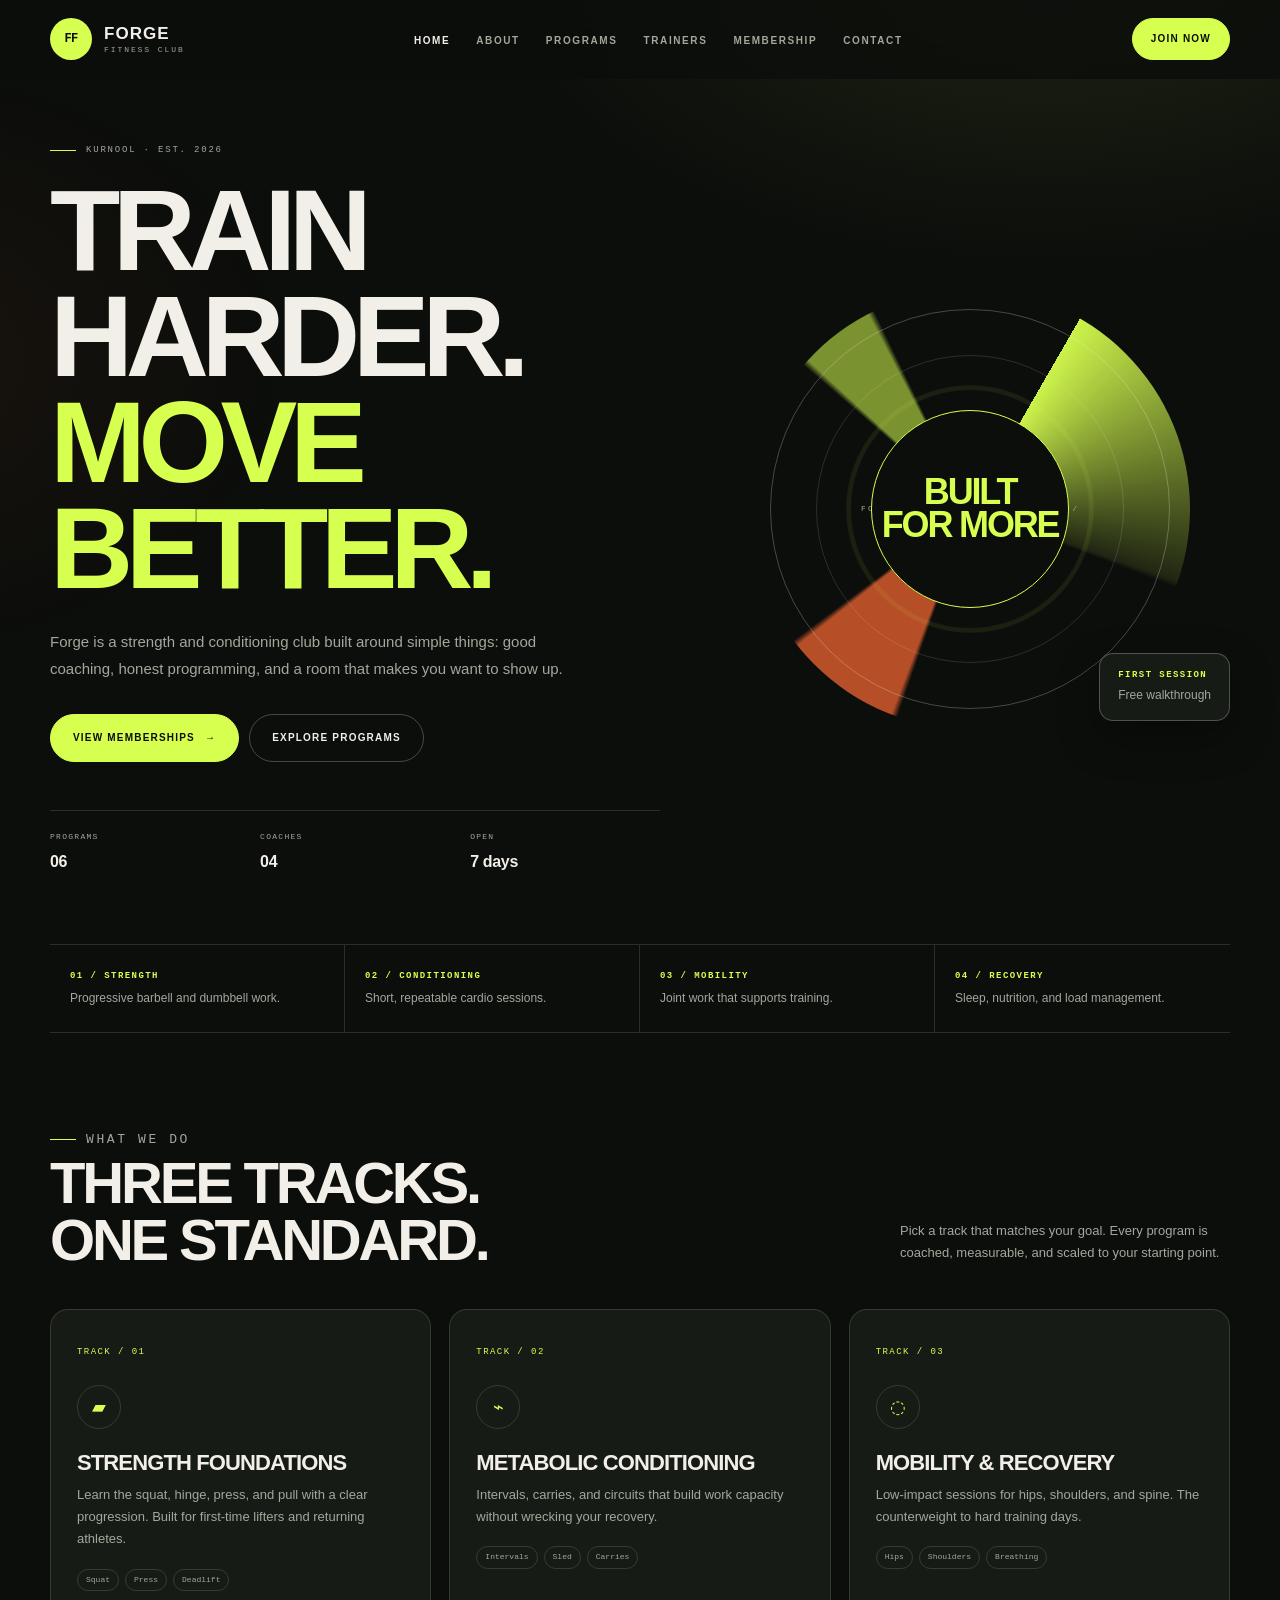
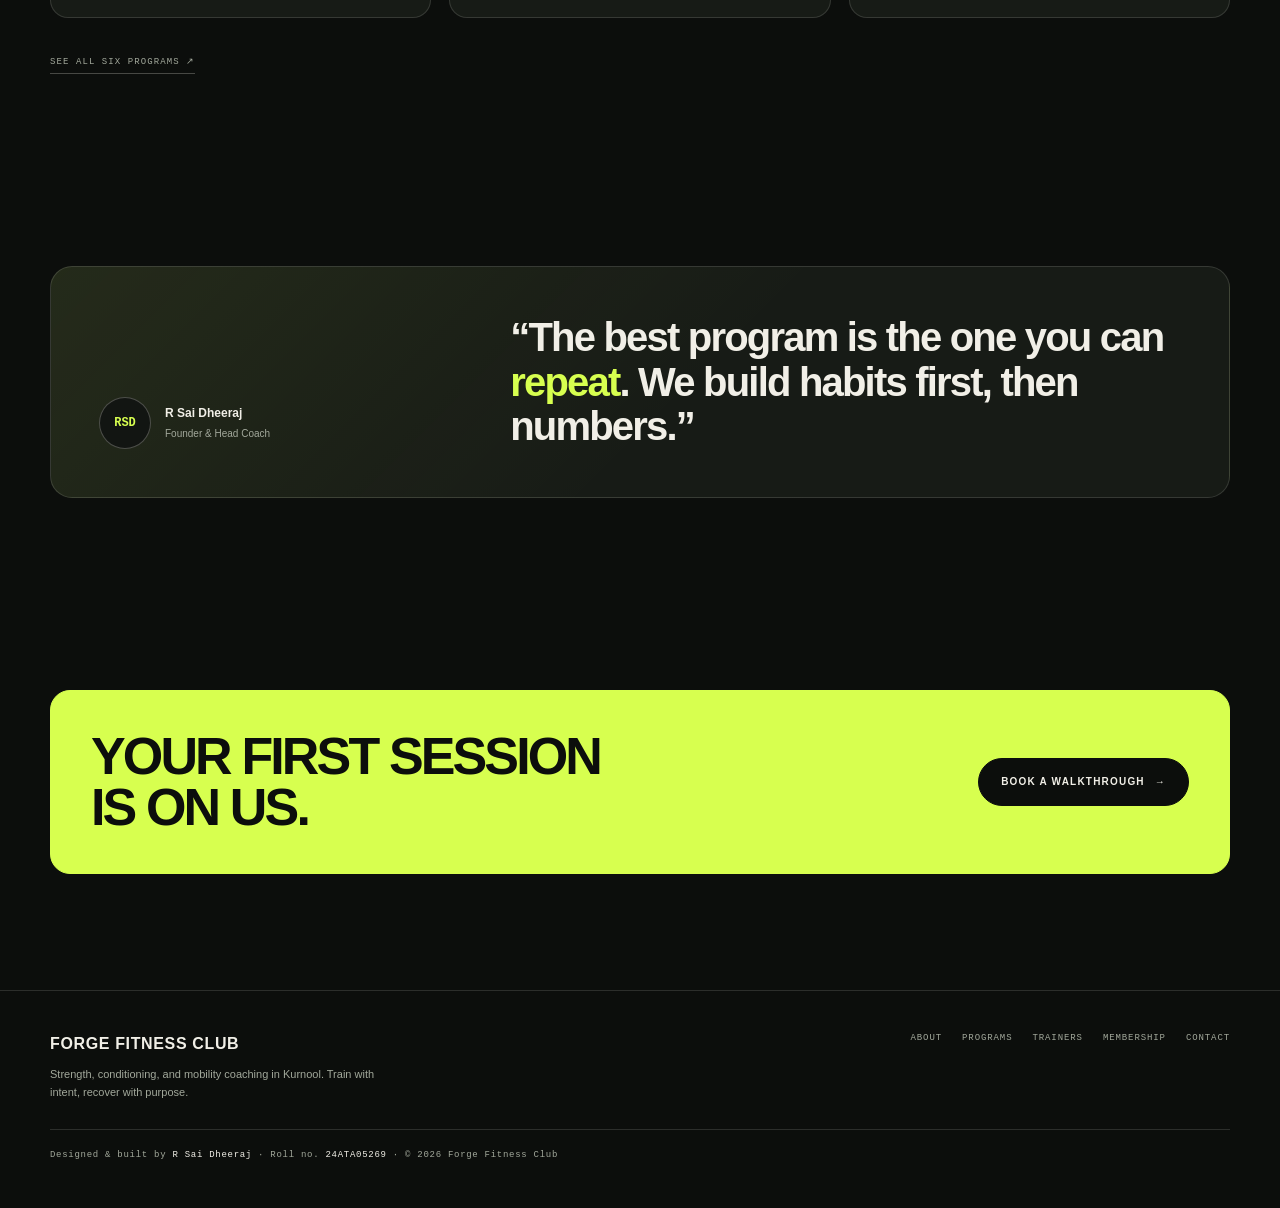
<file: index.html>
<!DOCTYPE html>
<html lang="en">
<head>
  <meta charset="UTF-8">
  <meta name="viewport" content="width=device-width, initial-scale=1.0">
  <meta name="description" content="Forge Fitness Club — strength, conditioning, and mobility coaching. Built by R Sai Dheeraj (24ATA05269).">
  <title>Forge Fitness Club | R Sai Dheeraj</title>
  <link rel="stylesheet" href="css/style.css">
</head>
<body>
  <header class="site-header" id="site-header">
    <div class="shell nav-wrap">
      <a class="logo" href="index.html">
        <span class="logo-mark">FF</span>
        <span class="logo-copy">FORGE<small>FITNESS CLUB</small></span>
      </a>
      <button class="menu-btn" id="menu-btn" type="button" aria-expanded="false" aria-controls="nav-links">Menu</button>
      <ul class="nav-links" id="nav-links">
        <li><a class="active" href="index.html">Home</a></li>
        <li><a href="about.html">About</a></li>
        <li><a href="programs.html">Programs</a></li>
        <li><a href="trainers.html">Trainers</a></li>
        <li><a href="membership.html">Membership</a></li>
        <li><a href="contact.html">Contact</a></li>
      </ul>
      <a class="nav-cta" href="membership.html">Join now</a>
    </div>
  </header>

  <main>
    <section class="shell hero">
      <div class="hero-copy">
        <p class="eyebrow">KURNOOL · EST. 2026</p>
        <h1 class="display">Train harder.<br><em>Move better.</em></h1>
        <p class="lede">
          Forge is a strength and conditioning club built around simple things:
          good coaching, honest programming, and a room that makes you want to
          show up.
        </p>
        <div class="hero-actions">
          <a class="btn" href="membership.html">View memberships <span aria-hidden="true">→</span></a>
          <a class="btn btn-outline" href="programs.html">Explore programs</a>
        </div>
        <dl class="hero-stats">
          <div><dt>Programs</dt><dd>06</dd></div>
          <div><dt>Coaches</dt><dd>04</dd></div>
          <div><dt>Open</dt><dd>7 days</dd></div>
        </dl>
      </div>
      <div class="hero-art" aria-hidden="true">
        <div class="plate">
          <div class="plate-center">Built<br>for more</div>
        </div>
        <div class="hero-badge"><b>FIRST SESSION</b><span>Free walkthrough</span></div>
      </div>
    </section>

    <div class="shell">
      <div class="feature-strip">
        <div><b>01 / STRENGTH</b><span>Progressive barbell and dumbbell work.</span></div>
        <div><b>02 / CONDITIONING</b><span>Short, repeatable cardio sessions.</span></div>
        <div><b>03 / MOBILITY</b><span>Joint work that supports training.</span></div>
        <div><b>04 / RECOVERY</b><span>Sleep, nutrition, and load management.</span></div>
      </div>
    </div>

    <section class="shell section">
      <div class="section-head">
        <div>
          <p class="eyebrow">WHAT WE DO</p>
          <h2>Three tracks.<br>One standard.</h2>
        </div>
        <p>Pick a track that matches your goal. Every program is coached, measurable, and scaled to your starting point.</p>
      </div>
      <div class="grid-3">
        <article class="card reveal">
          <span class="card-number">TRACK / 01</span>
          <div class="card-icon" aria-hidden="true">▰</div>
          <h3>Strength Foundations</h3>
          <p>Learn the squat, hinge, press, and pull with a clear progression. Built for first-time lifters and returning athletes.</p>
          <ul class="card-tags"><li>Squat</li><li>Press</li><li>Deadlift</li></ul>
        </article>
        <article class="card reveal">
          <span class="card-number">TRACK / 02</span>
          <div class="card-icon" aria-hidden="true">⌁</div>
          <h3>Metabolic Conditioning</h3>
          <p>Intervals, carries, and circuits that build work capacity without wrecking your recovery.</p>
          <ul class="card-tags"><li>Intervals</li><li>Sled</li><li>Carries</li></ul>
        </article>
        <article class="card reveal">
          <span class="card-number">TRACK / 03</span>
          <div class="card-icon" aria-hidden="true">◌</div>
          <h3>Mobility &amp; Recovery</h3>
          <p>Low-impact sessions for hips, shoulders, and spine. The counterweight to hard training days.</p>
          <ul class="card-tags"><li>Hips</li><li>Shoulders</li><li>Breathing</li></ul>
        </article>
      </div>
      <div style="margin-top:28px"><a class="text-link" href="programs.html">See all six programs <span aria-hidden="true">↗</span></a></div>
    </section>

    <section class="shell section">
      <div class="quote-panel">
        <div class="quote-author">
          <div class="avatar">RSD</div>
          <div><b>R Sai Dheeraj</b><small>Founder &amp; Head Coach</small></div>
        </div>
        <blockquote>“The best program is the one you can <span>repeat</span>. We build habits first, then numbers.”</blockquote>
      </div>
    </section>

    <section class="shell section">
      <div class="cta-band">
        <h2>Your first session<br>is on us.</h2>
        <a class="btn" href="contact.html">Book a walkthrough <span aria-hidden="true">→</span></a>
      </div>
    </section>
  </main>

  <footer class="site-footer">
    <div class="shell">
      <div class="footer-grid">
        <div class="footer-brand">
          <b>FORGE FITNESS CLUB</b>
          <p>Strength, conditioning, and mobility coaching in Kurnool. Train with intent, recover with purpose.</p>
        </div>
        <nav class="footer-links" aria-label="Footer navigation">
          <a href="about.html">About</a>
          <a href="programs.html">Programs</a>
          <a href="trainers.html">Trainers</a>
          <a href="membership.html">Membership</a>
          <a href="contact.html">Contact</a>
        </nav>
      </div>
      <div class="footer-credit">Designed &amp; built by <b>R Sai Dheeraj</b> · Roll no. <b>24ATA05269</b> · © <span id="year">2026</span> Forge Fitness Club</div>
    </div>
  </footer>

  <script src="js/main.js" defer></script>
</body>
</html>
</file>
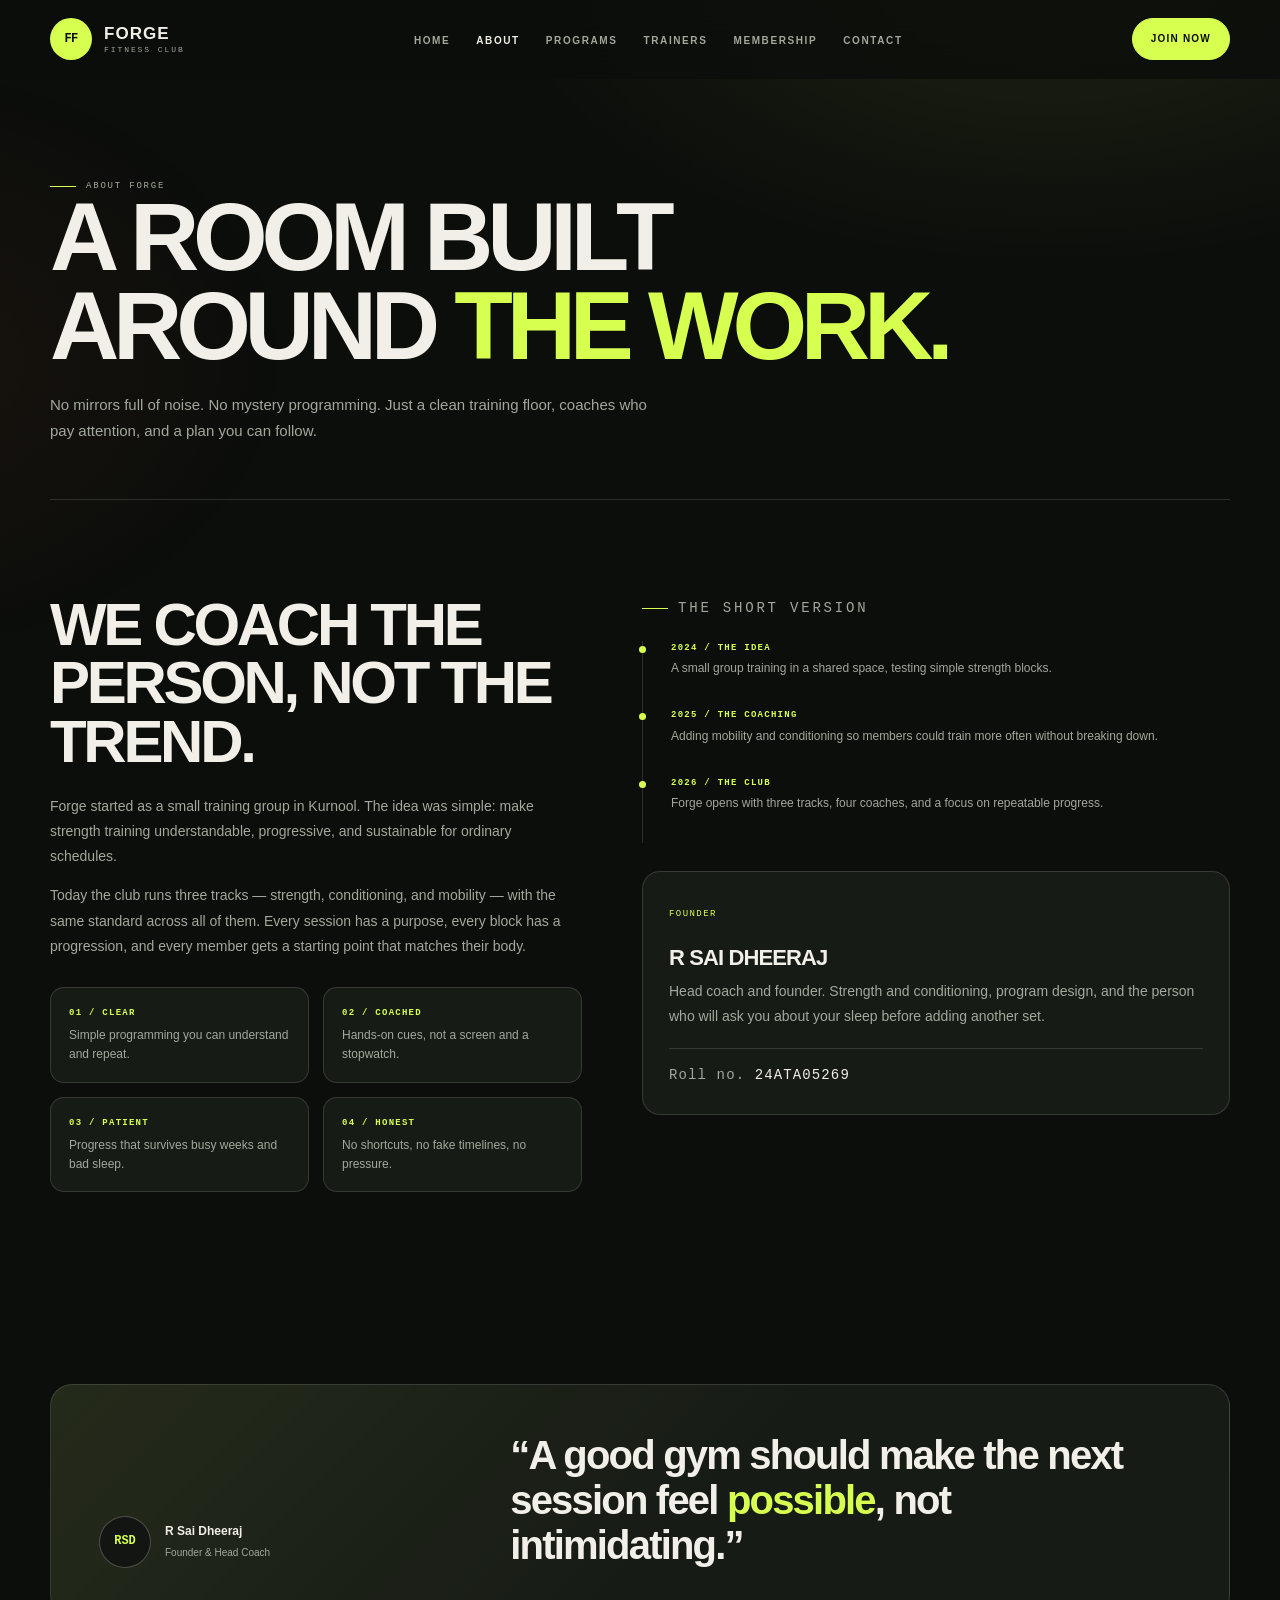
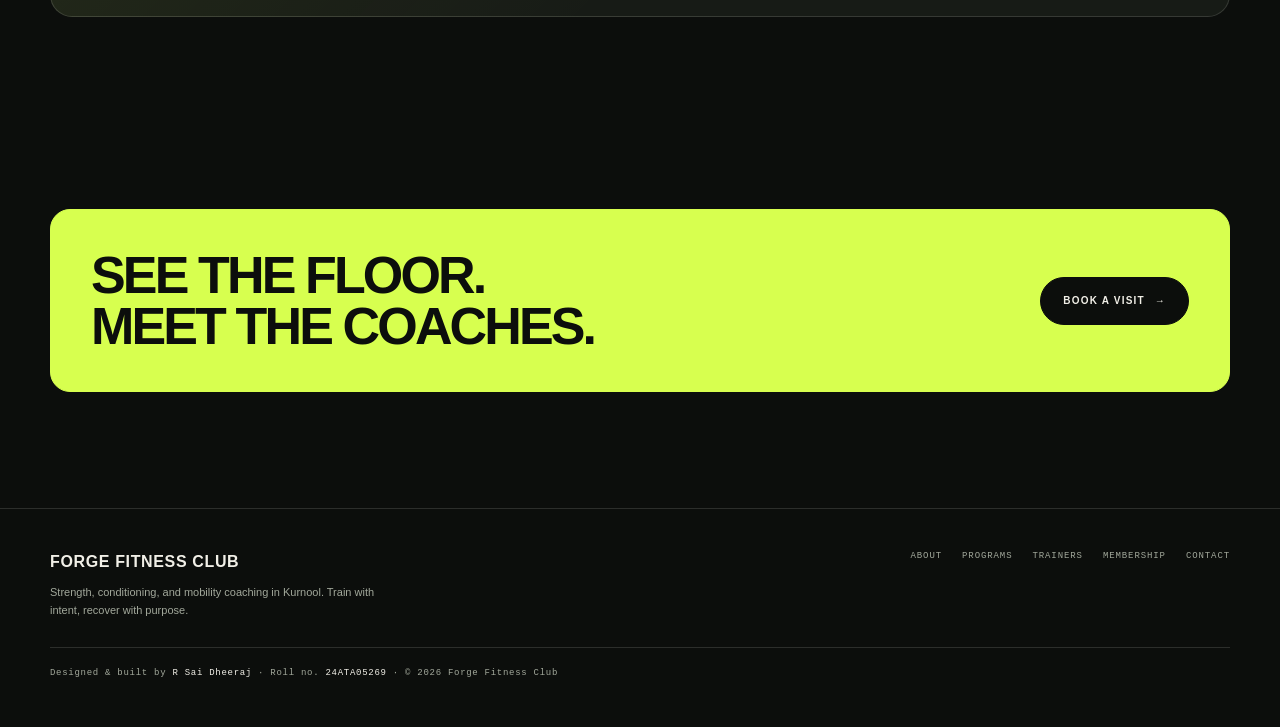
<file: about.html>
<!DOCTYPE html>
<html lang="en">
<head>
  <meta charset="UTF-8">
  <meta name="viewport" content="width=device-width, initial-scale=1.0">
  <meta name="description" content="About Forge Fitness Club — coaching philosophy, training values, and the story behind the club. By R Sai Dheeraj.">
  <title>About | Forge Fitness Club</title>
  <link rel="stylesheet" href="css/style.css">
</head>
<body>
  <header class="site-header" id="site-header">
    <div class="shell nav-wrap">
      <a class="logo" href="index.html">
        <span class="logo-mark">FF</span>
        <span class="logo-copy">FORGE<small>FITNESS CLUB</small></span>
      </a>
      <button class="menu-btn" id="menu-btn" type="button" aria-expanded="false" aria-controls="nav-links">Menu</button>
      <ul class="nav-links" id="nav-links">
        <li><a href="index.html">Home</a></li>
        <li><a href="about.html" class="active">About</a></li>
        <li><a href="programs.html">Programs</a></li>
        <li><a href="trainers.html">Trainers</a></li>
        <li><a href="membership.html">Membership</a></li>
        <li><a href="contact.html">Contact</a></li>
      </ul>
      <a class="nav-cta" href="membership.html">Join now</a>
    </div>
  </header>

  <main>
    <section class="shell page-hero">
      <p class="eyebrow">ABOUT FORGE</p>
      <h1 class="display">A room built<br>around <em>the work.</em></h1>
      <p class="lede">No mirrors full of noise. No mystery programming. Just a clean training floor, coaches who pay attention, and a plan you can follow.</p>
    </section>

    <section class="shell section">
      <div class="split">
        <div>
          <h2>We coach the person, not the trend.</h2>
          <p style="margin-top:22px">Forge started as a small training group in Kurnool. The idea was simple: make strength training understandable, progressive, and sustainable for ordinary schedules.</p>
          <p>Today the club runs three tracks — strength, conditioning, and mobility — with the same standard across all of them. Every session has a purpose, every block has a progression, and every member gets a starting point that matches their body.</p>
          <div class="values">
            <div class="value"><b>01 / CLEAR</b><span>Simple programming you can understand and repeat.</span></div>
            <div class="value"><b>02 / COACHED</b><span>Hands-on cues, not a screen and a stopwatch.</span></div>
            <div class="value"><b>03 / PATIENT</b><span>Progress that survives busy weeks and bad sleep.</span></div>
            <div class="value"><b>04 / HONEST</b><span>No shortcuts, no fake timelines, no pressure.</span></div>
          </div>
        </div>
        <div>
          <p class="eyebrow">THE SHORT VERSION</p>
          <ul class="timeline">
            <li><b>2024 / THE IDEA</b><span>A small group training in a shared space, testing simple strength blocks.</span></li>
            <li><b>2025 / THE COACHING</b><span>Adding mobility and conditioning so members could train more often without breaking down.</span></li>
            <li><b>2026 / THE CLUB</b><span>Forge opens with three tracks, four coaches, and a focus on repeatable progress.</span></li>
          </ul>
          <div class="card" style="margin-top:28px">
            <span class="card-number">FOUNDER</span>
            <h3>R Sai Dheeraj</h3>
            <p>Head coach and founder. Strength and conditioning, program design, and the person who will ask you about your sleep before adding another set.</p>
            <p class="footer-credit" style="margin-top:18px;padding-top:14px">Roll no. <b>24ATA05269</b></p>
          </div>
        </div>
      </div>
    </section>

    <section class="shell section">
      <div class="quote-panel">
        <div class="quote-author">
          <div class="avatar">RSD</div>
          <div><b>R Sai Dheeraj</b><small>Founder &amp; Head Coach</small></div>
        </div>
        <blockquote>“A good gym should make the next session feel <span>possible</span>, not intimidating.”</blockquote>
      </div>
    </section>

    <section class="shell section">
      <div class="cta-band">
        <h2>See the floor.<br>Meet the coaches.</h2>
        <a class="btn" href="contact.html">Book a visit <span aria-hidden="true">→</span></a>
      </div>
    </section>
  </main>

  <footer class="site-footer">
    <div class="shell">
      <div class="footer-grid">
        <div class="footer-brand">
          <b>FORGE FITNESS CLUB</b>
          <p>Strength, conditioning, and mobility coaching in Kurnool. Train with intent, recover with purpose.</p>
        </div>
        <nav class="footer-links" aria-label="Footer navigation">
          <a href="about.html">About</a>
          <a href="programs.html">Programs</a>
          <a href="trainers.html">Trainers</a>
          <a href="membership.html">Membership</a>
          <a href="contact.html">Contact</a>
        </nav>
      </div>
      <div class="footer-credit">Designed &amp; built by <b>R Sai Dheeraj</b> · Roll no. <b>24ATA05269</b> · © <span id="year">2026</span> Forge Fitness Club</div>
    </div>
  </footer>

  <script src="js/main.js" defer></script>
</body>
</html>
</file>
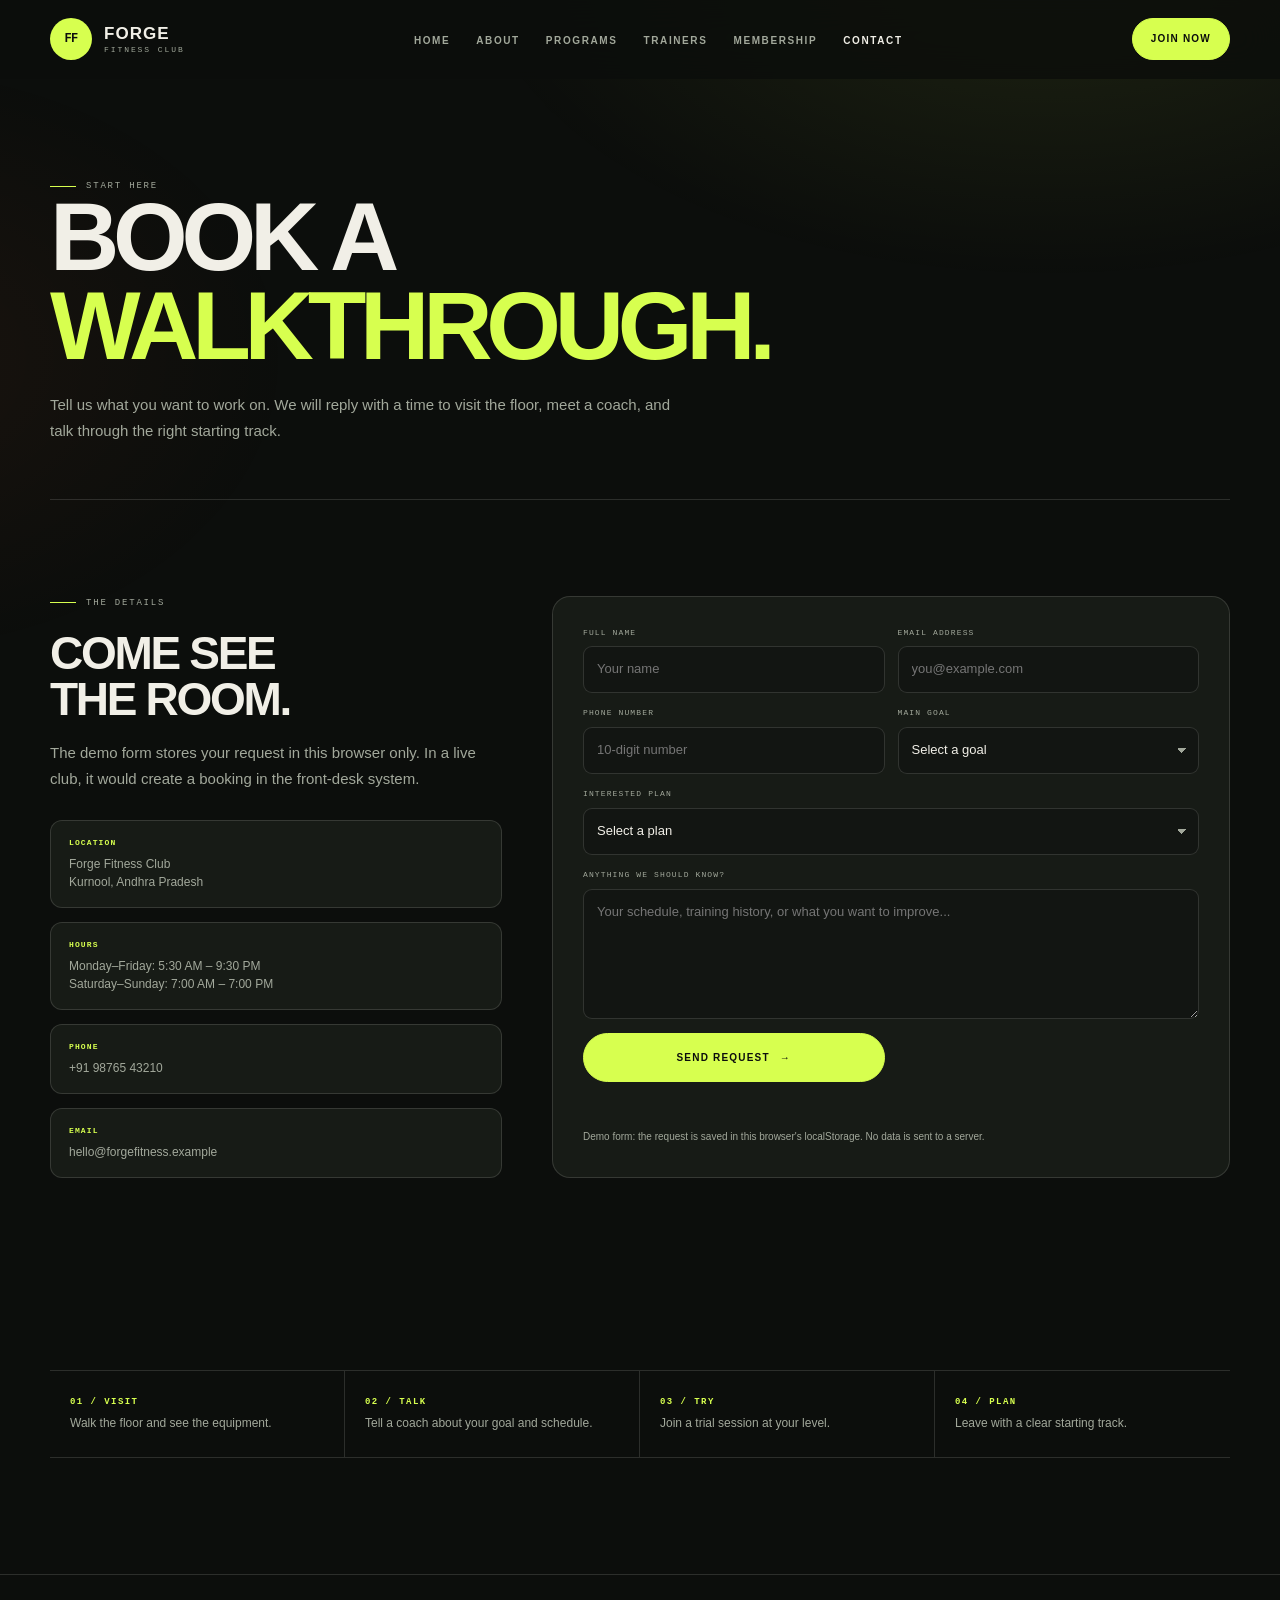
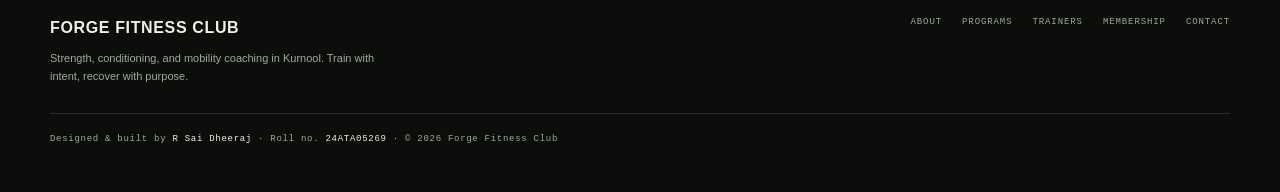
<file: contact.html>
<!DOCTYPE html>
<html lang="en">
<head>
  <meta charset="UTF-8">
  <meta name="viewport" content="width=device-width, initial-scale=1.0">
  <meta name="description" content="Contact Forge Fitness Club and request a free walkthrough. Built by R Sai Dheeraj (24ATA05269).">
  <title>Contact | Forge Fitness Club</title>
  <link rel="stylesheet" href="css/style.css">
</head>
<body>
  <header class="site-header" id="site-header">
    <div class="shell nav-wrap">
      <a class="logo" href="index.html">
        <span class="logo-mark">FF</span>
        <span class="logo-copy">FORGE<small>FITNESS CLUB</small></span>
      </a>
      <button class="menu-btn" id="menu-btn" type="button" aria-expanded="false" aria-controls="nav-links">Menu</button>
      <ul class="nav-links" id="nav-links">
        <li><a href="index.html">Home</a></li>
        <li><a href="about.html">About</a></li>
        <li><a href="programs.html">Programs</a></li>
        <li><a href="trainers.html">Trainers</a></li>
        <li><a href="membership.html">Membership</a></li>
        <li><a href="contact.html" class="active">Contact</a></li>
      </ul>
      <a class="nav-cta" href="membership.html">Join now</a>
    </div>
  </header>

  <main>
    <section class="shell page-hero">
      <p class="eyebrow">START HERE</p>
      <h1 class="display">Book a<br><em>walkthrough.</em></h1>
      <p class="lede">Tell us what you want to work on. We will reply with a time to visit the floor, meet a coach, and talk through the right starting track.</p>
    </section>

    <section class="shell section">
      <div class="contact-grid">
        <div>
          <p class="eyebrow">THE DETAILS</p>
          <h2 style="margin:0;font-size:clamp(30px,4vw,46px);font-weight:850;letter-spacing:-.05em;line-height:1;text-transform:uppercase">Come see<br>the room.</h2>
          <p class="lede" style="margin-top:18px">The demo form stores your request in this browser only. In a live club, it would create a booking in the front-desk system.</p>
          <div class="contact-info">
            <div><b>LOCATION</b><span>Forge Fitness Club<br>Kurnool, Andhra Pradesh</span></div>
            <div><b>HOURS</b><span>Monday–Friday: 5:30 AM – 9:30 PM<br>Saturday–Sunday: 7:00 AM – 7:00 PM</span></div>
            <div><b>PHONE</b><span>+91 98765 43210</span></div>
            <div><b>EMAIL</b><span>hello@forgefitness.example</span></div>
          </div>
        </div>

        <form class="contact-form" id="contact-form" novalidate>
          <div class="field">
            <label for="name">Full name</label>
            <input id="name" name="name" type="text" autocomplete="name" maxlength="80" placeholder="Your name" required>
          </div>
          <div class="field">
            <label for="email">Email address</label>
            <input id="email" name="email" type="email" autocomplete="email" maxlength="120" placeholder="you@example.com" required>
          </div>
          <div class="field">
            <label for="phone">Phone number</label>
            <input id="phone" name="phone" type="tel" autocomplete="tel" maxlength="18" placeholder="10-digit number" required>
          </div>
          <div class="field">
            <label for="goal">Main goal</label>
            <select id="goal" name="goal" required>
              <option value="">Select a goal</option>
              <option>General fitness</option>
              <option>Build strength</option>
              <option>Build muscle</option>
              <option>Fat loss</option>
              <option>Mobility &amp; recovery</option>
              <option>Return to training</option>
            </select>
          </div>
          <div class="field full">
            <label for="plan">Interested plan</label>
            <select id="plan" name="plan" required>
              <option value="">Select a plan</option>
              <option>Foundation</option>
              <option>Performance</option>
              <option>Elite</option>
            </select>
          </div>
          <div class="field full">
            <label for="message">Anything we should know?</label>
            <textarea id="message" name="message" rows="5" maxlength="500" placeholder="Your schedule, training history, or what you want to improve..." required></textarea>
          </div>
          <button class="btn" type="submit">Send request <span aria-hidden="true">→</span></button>
          <p class="form-message" id="form-message" role="status" aria-live="polite"></p>
          <p class="form-note">Demo form: the request is saved in this browser's localStorage. No data is sent to a server.</p>
        </form>
      </div>
    </section>

    <section class="shell section">
      <div class="feature-strip">
        <div><b>01 / VISIT</b><span>Walk the floor and see the equipment.</span></div>
        <div><b>02 / TALK</b><span>Tell a coach about your goal and schedule.</span></div>
        <div><b>03 / TRY</b><span>Join a trial session at your level.</span></div>
        <div><b>04 / PLAN</b><span>Leave with a clear starting track.</span></div>
      </div>
    </section>
  </main>

  <footer class="site-footer">
    <div class="shell">
      <div class="footer-grid">
        <div class="footer-brand">
          <b>FORGE FITNESS CLUB</b>
          <p>Strength, conditioning, and mobility coaching in Kurnool. Train with intent, recover with purpose.</p>
        </div>
        <nav class="footer-links" aria-label="Footer navigation">
          <a href="about.html">About</a>
          <a href="programs.html">Programs</a>
          <a href="trainers.html">Trainers</a>
          <a href="membership.html">Membership</a>
          <a href="contact.html">Contact</a>
        </nav>
      </div>
      <div class="footer-credit">Designed &amp; built by <b>R Sai Dheeraj</b> · Roll no. <b>24ATA05269</b> · © <span id="year">2026</span> Forge Fitness Club</div>
    </div>
  </footer>

  <script src="js/main.js" defer></script>
</body>
</html>
</file>
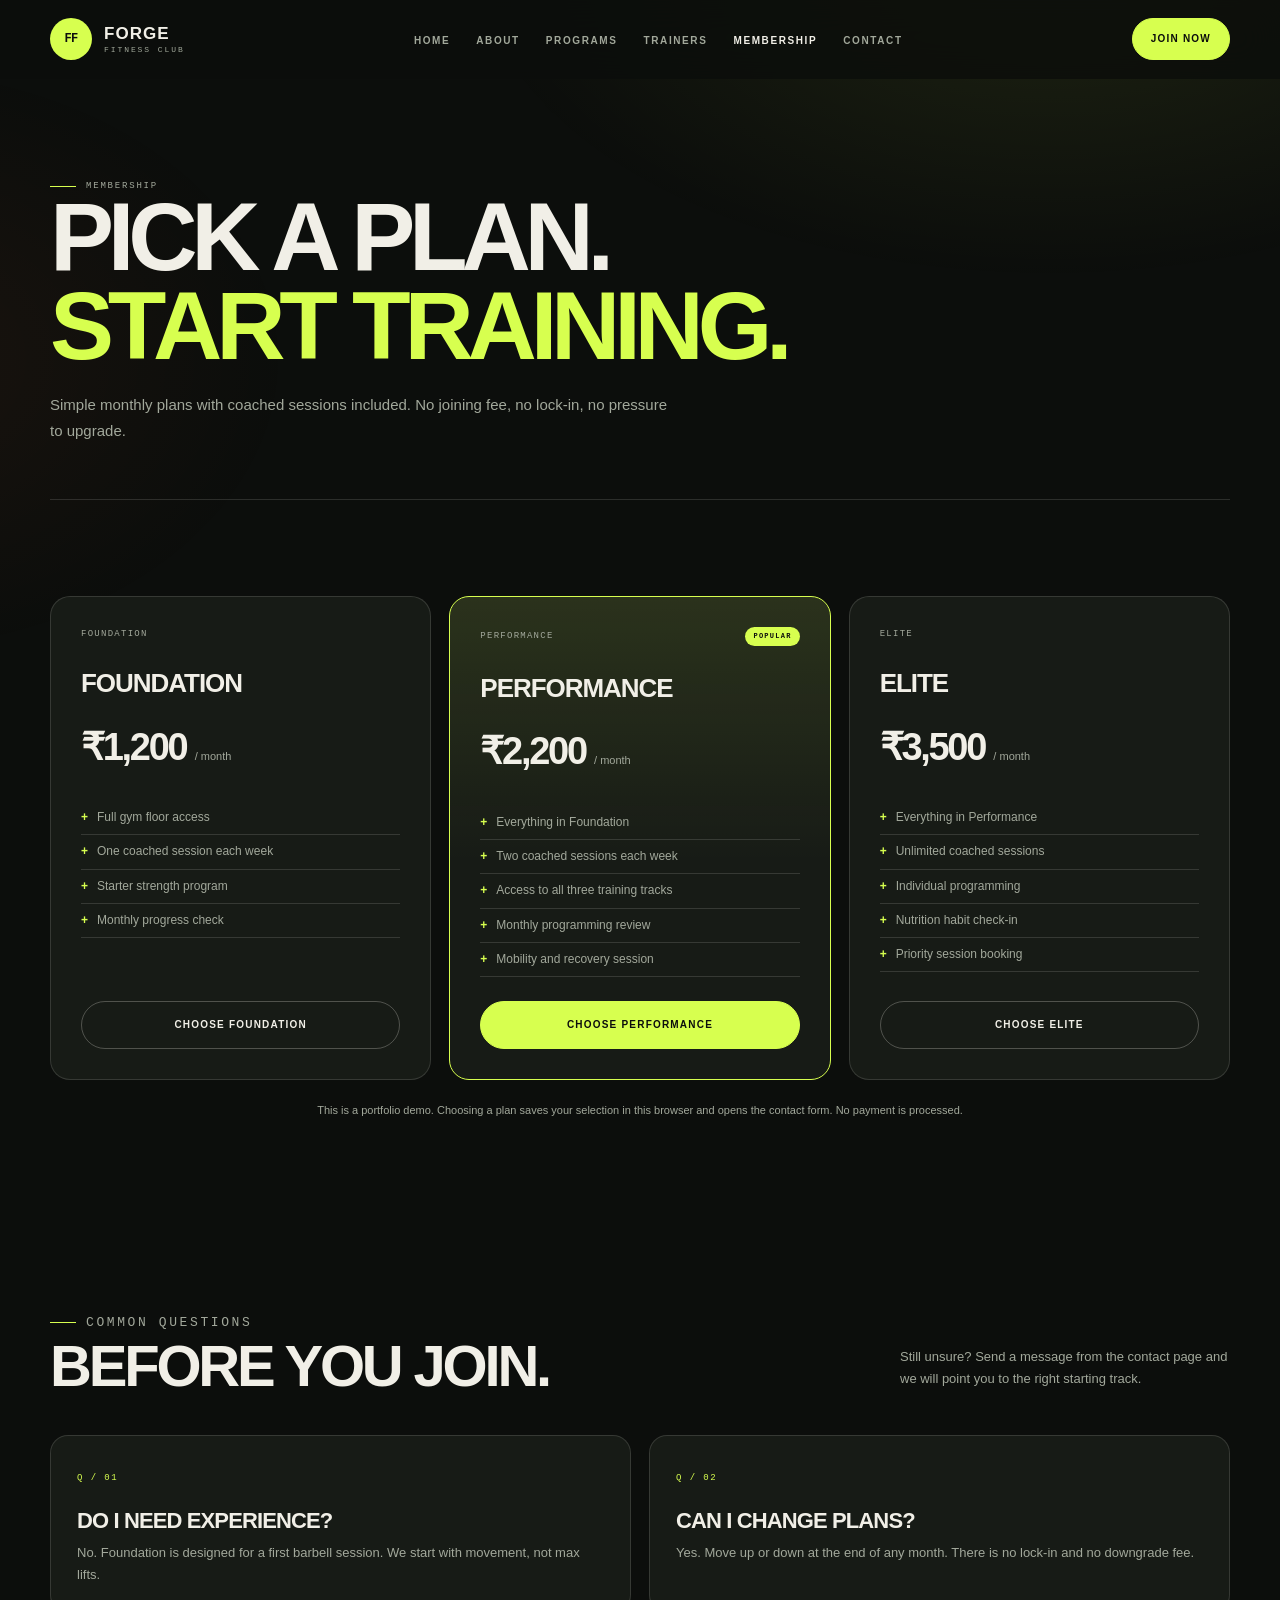
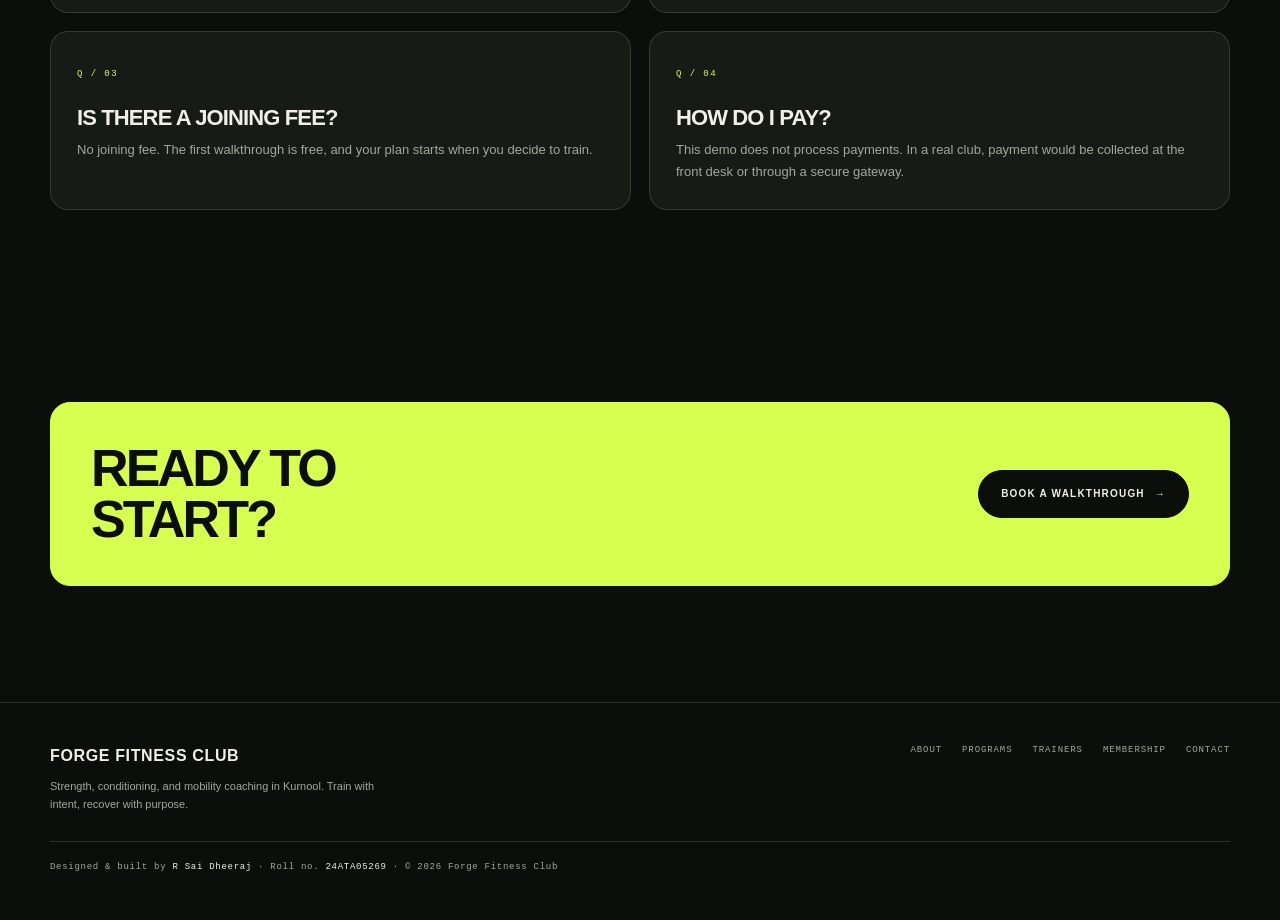
<file: membership.html>
<!DOCTYPE html>
<html lang="en">
<head>
  <meta charset="UTF-8">
  <meta name="viewport" content="width=device-width, initial-scale=1.0">
  <meta name="description" content="Forge Fitness memberships — Foundation, Performance, and Elite plans with coached training and recovery support.">
  <title>Membership | Forge Fitness Club</title>
  <link rel="stylesheet" href="css/style.css">
</head>
<body>
  <header class="site-header" id="site-header">
    <div class="shell nav-wrap">
      <a class="logo" href="index.html">
        <span class="logo-mark">FF</span>
        <span class="logo-copy">FORGE<small>FITNESS CLUB</small></span>
      </a>
      <button class="menu-btn" id="menu-btn" type="button" aria-expanded="false" aria-controls="nav-links">Menu</button>
      <ul class="nav-links" id="nav-links">
        <li><a href="index.html">Home</a></li>
        <li><a href="about.html">About</a></li>
        <li><a href="programs.html">Programs</a></li>
        <li><a href="trainers.html">Trainers</a></li>
        <li><a href="membership.html" class="active">Membership</a></li>
        <li><a href="contact.html">Contact</a></li>
      </ul>
      <a class="nav-cta" href="contact.html">Join now</a>
    </div>
  </header>

  <main>
    <section class="shell page-hero">
      <p class="eyebrow">MEMBERSHIP</p>
      <h1 class="display">Pick a plan.<br><em>Start training.</em></h1>
      <p class="lede">Simple monthly plans with coached sessions included. No joining fee, no lock-in, no pressure to upgrade.</p>
    </section>

    <section class="shell section">
      <div class="plan-grid">
        <article class="plan reveal">
          <div class="plan-label"><span>FOUNDATION</span></div>
          <h3>Foundation</h3>
          <p class="price">₹1,200 <small>/ month</small></p>
          <ul>
            <li>Full gym floor access</li>
            <li>One coached session each week</li>
            <li>Starter strength program</li>
            <li>Monthly progress check</li>
          </ul>
          <button class="btn btn-outline plan-btn" type="button" data-plan="Foundation">Choose Foundation</button>
        </article>

        <article class="plan featured reveal">
          <div class="plan-label"><span>PERFORMANCE</span><b>POPULAR</b></div>
          <h3>Performance</h3>
          <p class="price">₹2,200 <small>/ month</small></p>
          <ul>
            <li>Everything in Foundation</li>
            <li>Two coached sessions each week</li>
            <li>Access to all three training tracks</li>
            <li>Monthly programming review</li>
            <li>Mobility and recovery session</li>
          </ul>
          <button class="btn plan-btn" type="button" data-plan="Performance">Choose Performance</button>
        </article>

        <article class="plan reveal">
          <div class="plan-label"><span>ELITE</span></div>
          <h3>Elite</h3>
          <p class="price">₹3,500 <small>/ month</small></p>
          <ul>
            <li>Everything in Performance</li>
            <li>Unlimited coached sessions</li>
            <li>Individual programming</li>
            <li>Nutrition habit check-in</li>
            <li>Priority session booking</li>
          </ul>
          <button class="btn btn-outline plan-btn" type="button" data-plan="Elite">Choose Elite</button>
        </article>
      </div>
      <p class="plan-note">This is a portfolio demo. Choosing a plan saves your selection in this browser and opens the contact form. No payment is processed.</p>
    </section>

    <section class="shell section">
      <div class="section-head">
        <div>
          <p class="eyebrow">COMMON QUESTIONS</p>
          <h2>Before you join.</h2>
        </div>
        <p>Still unsure? Send a message from the contact page and we will point you to the right starting track.</p>
      </div>
      <div class="grid-2">
        <div class="card"><span class="card-number">Q / 01</span><h3>Do I need experience?</h3><p>No. Foundation is designed for a first barbell session. We start with movement, not max lifts.</p></div>
        <div class="card"><span class="card-number">Q / 02</span><h3>Can I change plans?</h3><p>Yes. Move up or down at the end of any month. There is no lock-in and no downgrade fee.</p></div>
        <div class="card"><span class="card-number">Q / 03</span><h3>Is there a joining fee?</h3><p>No joining fee. The first walkthrough is free, and your plan starts when you decide to train.</p></div>
        <div class="card"><span class="card-number">Q / 04</span><h3>How do I pay?</h3><p>This demo does not process payments. In a real club, payment would be collected at the front desk or through a secure gateway.</p></div>
      </div>
    </section>

    <section class="shell section">
      <div class="cta-band">
        <h2>Ready to<br>start?</h2>
        <a class="btn" href="contact.html">Book a walkthrough <span aria-hidden="true">→</span></a>
      </div>
    </section>
  </main>

  <footer class="site-footer">
    <div class="shell">
      <div class="footer-grid">
        <div class="footer-brand">
          <b>FORGE FITNESS CLUB</b>
          <p>Strength, conditioning, and mobility coaching in Kurnool. Train with intent, recover with purpose.</p>
        </div>
        <nav class="footer-links" aria-label="Footer navigation">
          <a href="about.html">About</a>
          <a href="programs.html">Programs</a>
          <a href="trainers.html">Trainers</a>
          <a href="membership.html">Membership</a>
          <a href="contact.html">Contact</a>
        </nav>
      </div>
      <div class="footer-credit">Designed &amp; built by <b>R Sai Dheeraj</b> · Roll no. <b>24ATA05269</b> · © <span id="year">2026</span> Forge Fitness Club</div>
    </div>
  </footer>

  <script src="js/main.js" defer></script>
</body>
</html>
</file>
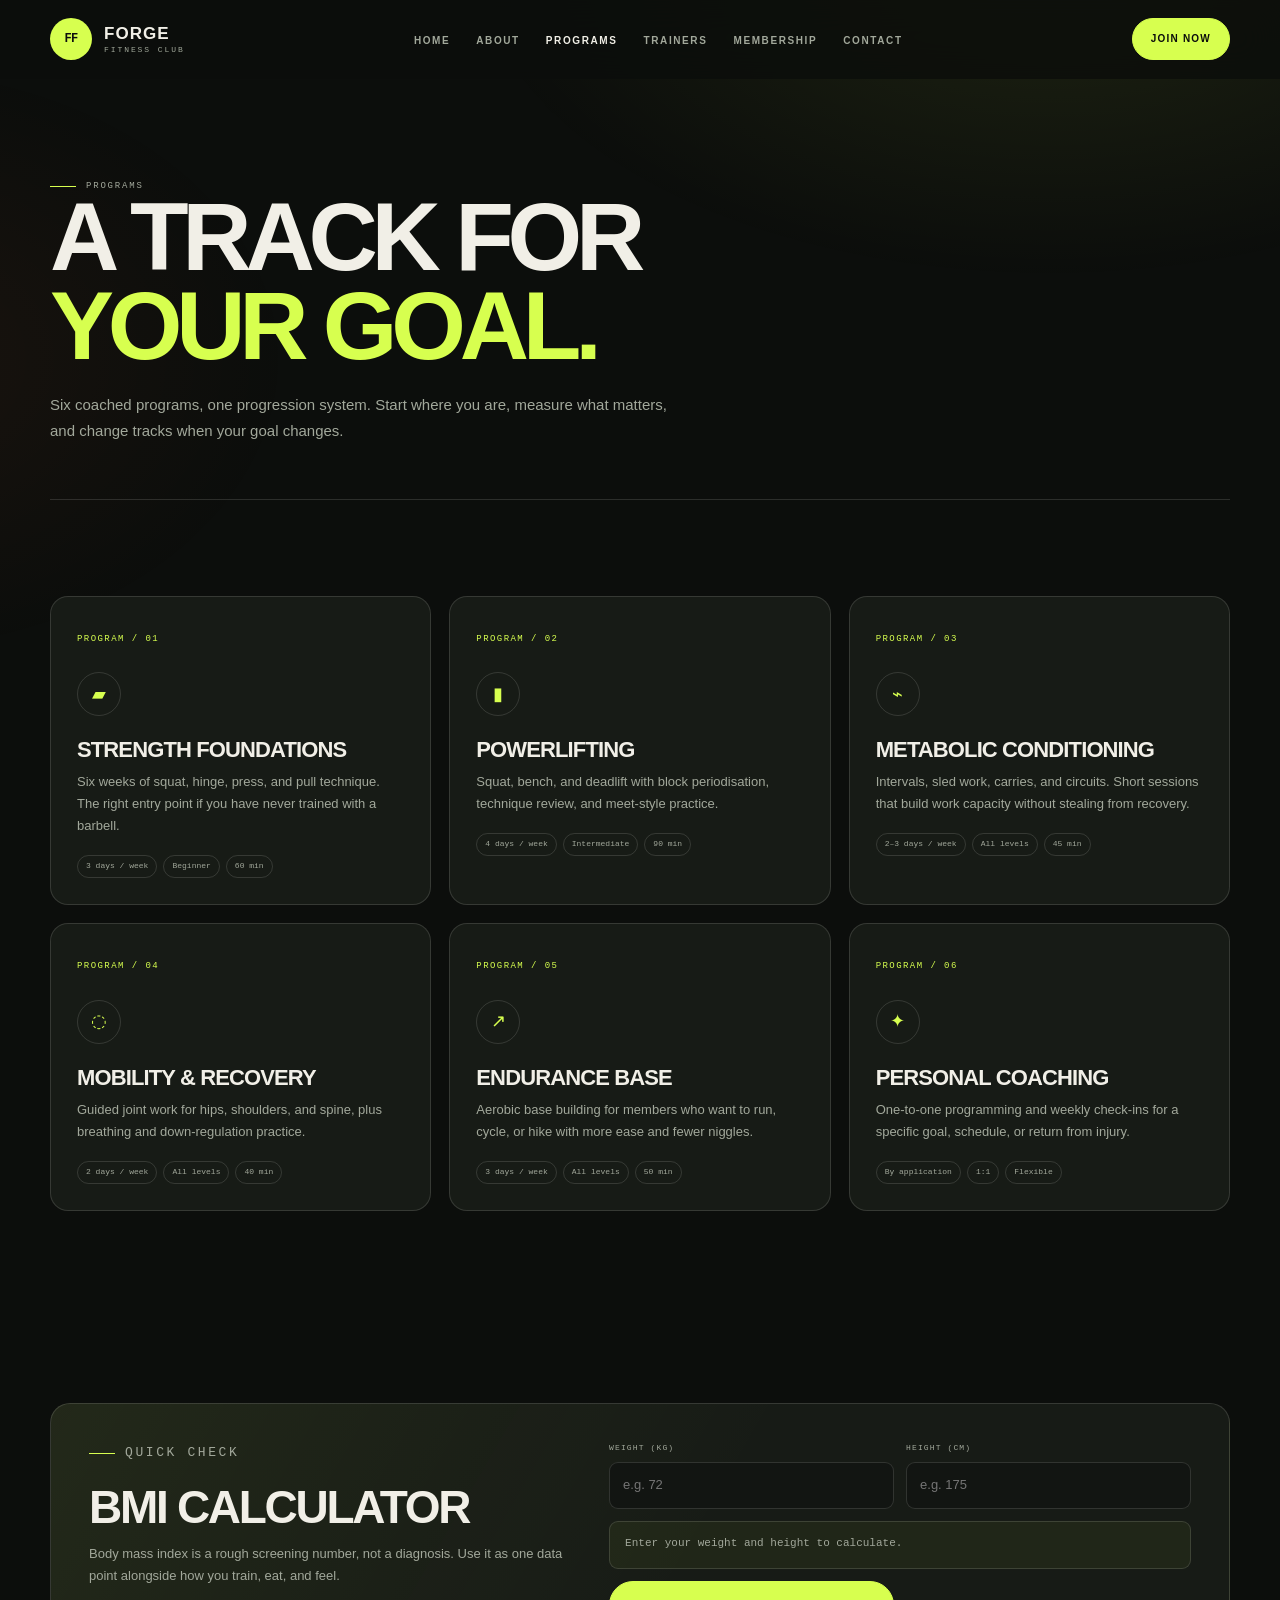
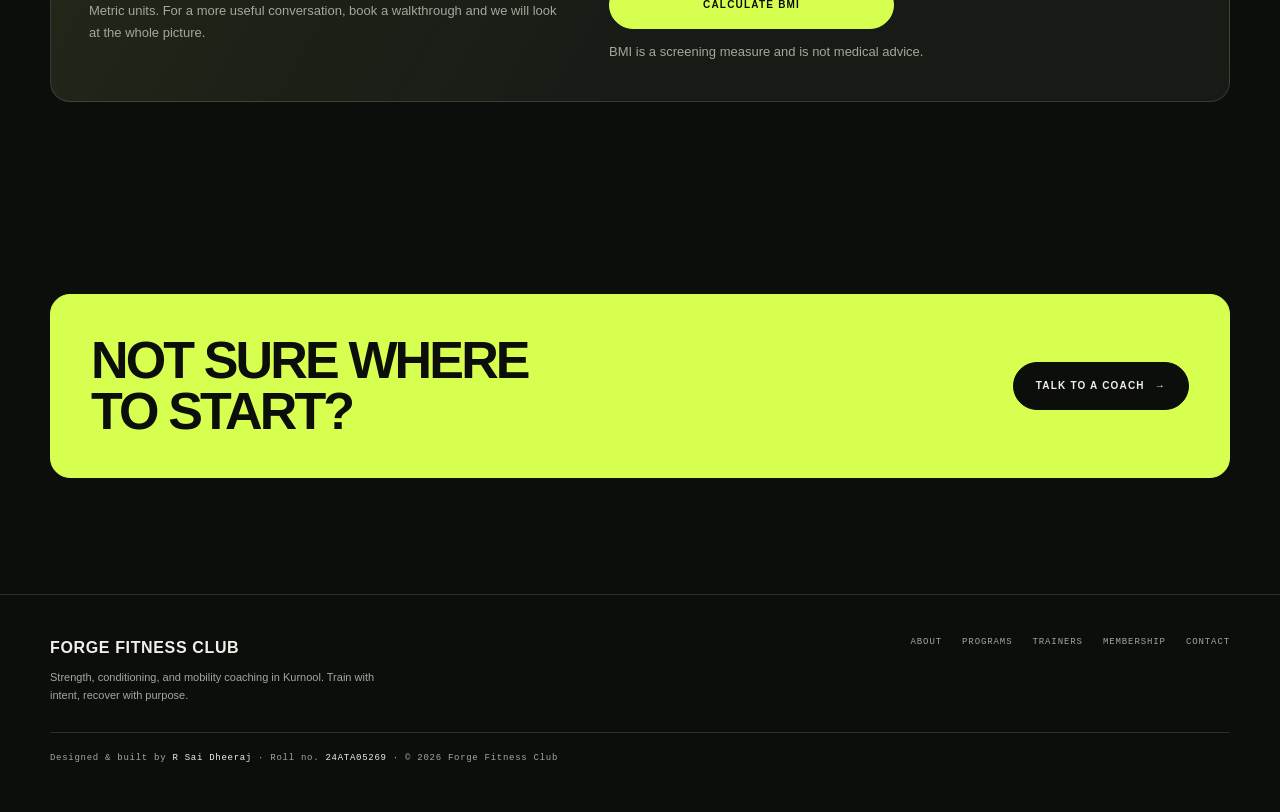
<file: programs.html>
<!DOCTYPE html>
<html lang="en">
<head>
  <meta charset="UTF-8">
  <meta name="viewport" content="width=device-width, initial-scale=1.0">
  <meta name="description" content="Forge Fitness programs: strength, powerlifting, conditioning, mobility, endurance, and personal coaching. Includes a BMI calculator.">
  <title>Programs | Forge Fitness Club</title>
  <link rel="stylesheet" href="css/style.css">
</head>
<body>
  <header class="site-header" id="site-header">
    <div class="shell nav-wrap">
      <a class="logo" href="index.html">
        <span class="logo-mark">FF</span>
        <span class="logo-copy">FORGE<small>FITNESS CLUB</small></span>
      </a>
      <button class="menu-btn" id="menu-btn" type="button" aria-expanded="false" aria-controls="nav-links">Menu</button>
      <ul class="nav-links" id="nav-links">
        <li><a href="index.html">Home</a></li>
        <li><a href="about.html">About</a></li>
        <li><a href="programs.html" class="active">Programs</a></li>
        <li><a href="trainers.html">Trainers</a></li>
        <li><a href="membership.html">Membership</a></li>
        <li><a href="contact.html">Contact</a></li>
      </ul>
      <a class="nav-cta" href="membership.html">Join now</a>
    </div>
  </header>

  <main>
    <section class="shell page-hero">
      <p class="eyebrow">PROGRAMS</p>
      <h1 class="display">A track for<br><em>your goal.</em></h1>
      <p class="lede">Six coached programs, one progression system. Start where you are, measure what matters, and change tracks when your goal changes.</p>
    </section>

    <section class="shell section">
      <div class="grid-3">
        <article class="card reveal">
          <span class="card-number">PROGRAM / 01</span>
          <div class="card-icon" aria-hidden="true">▰</div>
          <h3>Strength Foundations</h3>
          <p>Six weeks of squat, hinge, press, and pull technique. The right entry point if you have never trained with a barbell.</p>
          <ul class="card-tags"><li>3 days / week</li><li>Beginner</li><li>60 min</li></ul>
        </article>
        <article class="card reveal">
          <span class="card-number">PROGRAM / 02</span>
          <div class="card-icon" aria-hidden="true">▮</div>
          <h3>Powerlifting</h3>
          <p>Squat, bench, and deadlift with block periodisation, technique review, and meet-style practice.</p>
          <ul class="card-tags"><li>4 days / week</li><li>Intermediate</li><li>90 min</li></ul>
        </article>
        <article class="card reveal">
          <span class="card-number">PROGRAM / 03</span>
          <div class="card-icon" aria-hidden="true">⌁</div>
          <h3>Metabolic Conditioning</h3>
          <p>Intervals, sled work, carries, and circuits. Short sessions that build work capacity without stealing from recovery.</p>
          <ul class="card-tags"><li>2–3 days / week</li><li>All levels</li><li>45 min</li></ul>
        </article>
        <article class="card reveal">
          <span class="card-number">PROGRAM / 04</span>
          <div class="card-icon" aria-hidden="true">◌</div>
          <h3>Mobility &amp; Recovery</h3>
          <p>Guided joint work for hips, shoulders, and spine, plus breathing and down-regulation practice.</p>
          <ul class="card-tags"><li>2 days / week</li><li>All levels</li><li>40 min</li></ul>
        </article>
        <article class="card reveal">
          <span class="card-number">PROGRAM / 05</span>
          <div class="card-icon" aria-hidden="true">↗</div>
          <h3>Endurance Base</h3>
          <p>Aerobic base building for members who want to run, cycle, or hike with more ease and fewer niggles.</p>
          <ul class="card-tags"><li>3 days / week</li><li>All levels</li><li>50 min</li></ul>
        </article>
        <article class="card reveal">
          <span class="card-number">PROGRAM / 06</span>
          <div class="card-icon" aria-hidden="true">✦</div>
          <h3>Personal Coaching</h3>
          <p>One-to-one programming and weekly check-ins for a specific goal, schedule, or return from injury.</p>
          <ul class="card-tags"><li>By application</li><li>1:1</li><li>Flexible</li></ul>
        </article>
      </div>
    </section>

    <section class="shell section" id="bmi">
      <div class="bmi-panel">
        <div>
          <p class="eyebrow">QUICK CHECK</p>
          <h2>BMI calculator</h2>
          <p>Body mass index is a rough screening number, not a diagnosis. Use it as one data point alongside how you train, eat, and feel.</p>
          <p class="note">Metric units. For a more useful conversation, book a walkthrough and we will look at the whole picture.</p>
        </div>
        <form class="bmi-form" id="bmi-form" novalidate>
          <div class="field">
            <label for="weight">Weight (kg)</label>
            <input id="weight" name="weight" type="number" min="1" step="0.1" placeholder="e.g. 72" required>
          </div>
          <div class="field">
            <label for="height">Height (cm)</label>
            <input id="height" name="height" type="number" min="50" step="0.1" placeholder="e.g. 175" required>
          </div>
          <div class="result-box" id="bmi-result" role="status" aria-live="polite">Enter your weight and height to calculate.</div>
          <button class="btn" type="submit">Calculate BMI</button>
          <p class="note">BMI is a screening measure and is not medical advice.</p>
        </form>
      </div>
    </section>

    <section class="shell section">
      <div class="cta-band">
        <h2>Not sure where<br>to start?</h2>
        <a class="btn" href="contact.html">Talk to a coach <span aria-hidden="true">→</span></a>
      </div>
    </section>
  </main>

  <footer class="site-footer">
    <div class="shell">
      <div class="footer-grid">
        <div class="footer-brand">
          <b>FORGE FITNESS CLUB</b>
          <p>Strength, conditioning, and mobility coaching in Kurnool. Train with intent, recover with purpose.</p>
        </div>
        <nav class="footer-links" aria-label="Footer navigation">
          <a href="about.html">About</a>
          <a href="programs.html">Programs</a>
          <a href="trainers.html">Trainers</a>
          <a href="membership.html">Membership</a>
          <a href="contact.html">Contact</a>
        </nav>
      </div>
      <div class="footer-credit">Designed &amp; built by <b>R Sai Dheeraj</b> · Roll no. <b>24ATA05269</b> · © <span id="year">2026</span> Forge Fitness Club</div>
    </div>
  </footer>

  <script src="js/main.js" defer></script>
</body>
</html>
</file>
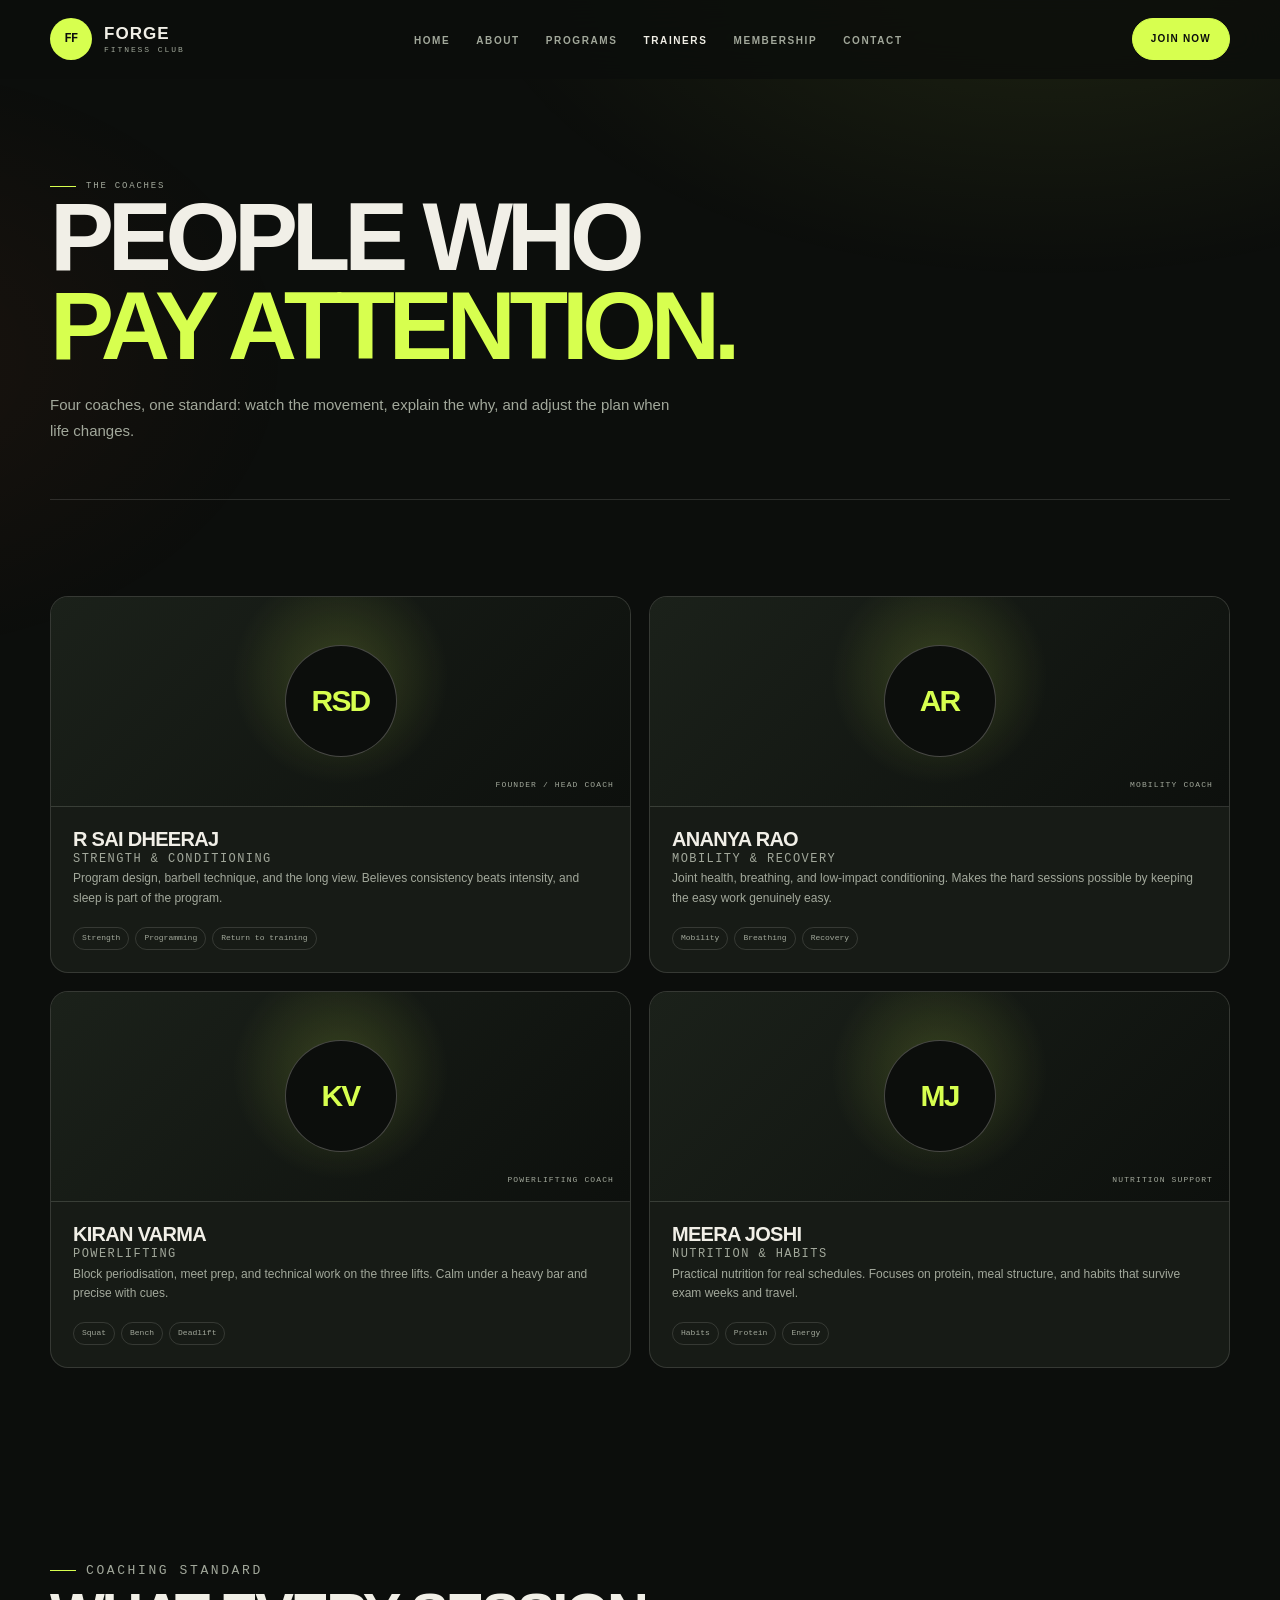
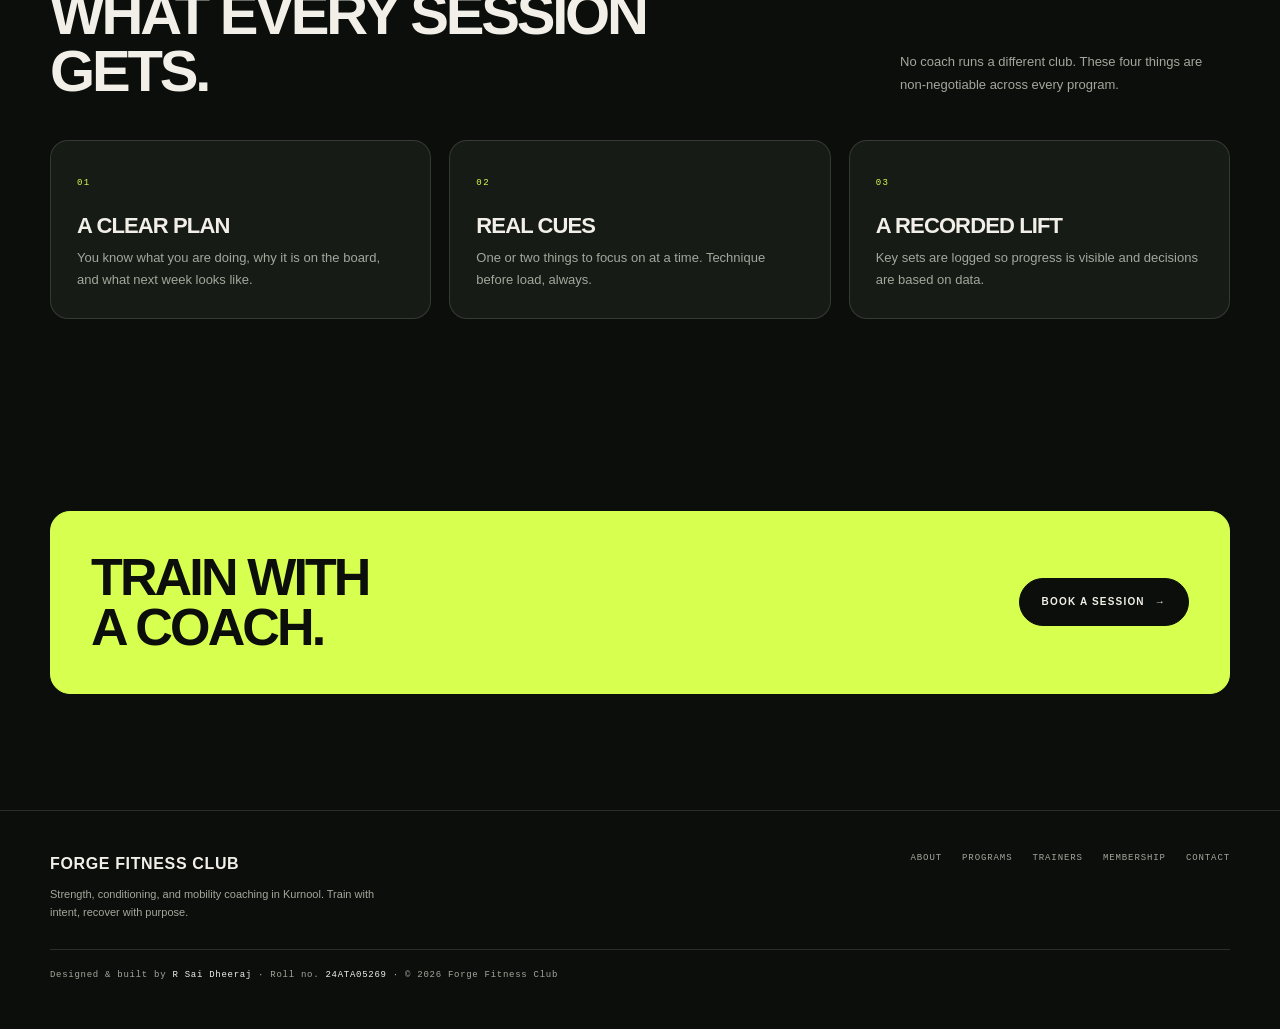
<file: trainers.html>
<!DOCTYPE html>
<html lang="en">
<head>
  <meta charset="UTF-8">
  <meta name="viewport" content="width=device-width, initial-scale=1.0">
  <meta name="description" content="Meet the Forge Fitness coaching team — strength, mobility, powerlifting, and nutrition support.">
  <title>Trainers | Forge Fitness Club</title>
  <link rel="stylesheet" href="css/style.css">
</head>
<body>
  <header class="site-header" id="site-header">
    <div class="shell nav-wrap">
      <a class="logo" href="index.html">
        <span class="logo-mark">FF</span>
        <span class="logo-copy">FORGE<small>FITNESS CLUB</small></span>
      </a>
      <button class="menu-btn" id="menu-btn" type="button" aria-expanded="false" aria-controls="nav-links">Menu</button>
      <ul class="nav-links" id="nav-links">
        <li><a href="index.html">Home</a></li>
        <li><a href="about.html">About</a></li>
        <li><a href="programs.html">Programs</a></li>
        <li><a href="trainers.html" class="active">Trainers</a></li>
        <li><a href="membership.html">Membership</a></li>
        <li><a href="contact.html">Contact</a></li>
      </ul>
      <a class="nav-cta" href="membership.html">Join now</a>
    </div>
  </header>

  <main>
    <section class="shell page-hero">
      <p class="eyebrow">THE COACHES</p>
      <h1 class="display">People who<br><em>pay attention.</em></h1>
      <p class="lede">Four coaches, one standard: watch the movement, explain the why, and adjust the plan when life changes.</p>
    </section>

    <section class="shell section">
      <div class="grid-2">
        <article class="card trainer-card reveal">
          <div class="trainer-visual" aria-hidden="true">
            <div class="trainer-avatar">RSD</div>
            <small>FOUNDER / HEAD COACH</small>
          </div>
          <div class="trainer-body">
            <h3>R Sai Dheeraj</h3>
            <p class="trainer-role">STRENGTH &amp; CONDITIONING</p>
            <p>Program design, barbell technique, and the long view. Believes consistency beats intensity, and sleep is part of the program.</p>
            <ul class="card-tags"><li>Strength</li><li>Programming</li><li>Return to training</li></ul>
          </div>
        </article>

        <article class="card trainer-card reveal">
          <div class="trainer-visual" aria-hidden="true">
            <div class="trainer-avatar">AR</div>
            <small>MOBILITY COACH</small>
          </div>
          <div class="trainer-body">
            <h3>Ananya Rao</h3>
            <p class="trainer-role">MOBILITY &amp; RECOVERY</p>
            <p>Joint health, breathing, and low-impact conditioning. Makes the hard sessions possible by keeping the easy work genuinely easy.</p>
            <ul class="card-tags"><li>Mobility</li><li>Breathing</li><li>Recovery</li></ul>
          </div>
        </article>

        <article class="card trainer-card reveal">
          <div class="trainer-visual" aria-hidden="true">
            <div class="trainer-avatar">KV</div>
            <small>POWERLIFTING COACH</small>
          </div>
          <div class="trainer-body">
            <h3>Kiran Varma</h3>
            <p class="trainer-role">POWERLIFTING</p>
            <p>Block periodisation, meet prep, and technical work on the three lifts. Calm under a heavy bar and precise with cues.</p>
            <ul class="card-tags"><li>Squat</li><li>Bench</li><li>Deadlift</li></ul>
          </div>
        </article>

        <article class="card trainer-card reveal">
          <div class="trainer-visual" aria-hidden="true">
            <div class="trainer-avatar">MJ</div>
            <small>NUTRITION SUPPORT</small>
          </div>
          <div class="trainer-body">
            <h3>Meera Joshi</h3>
            <p class="trainer-role">NUTRITION &amp; HABITS</p>
            <p>Practical nutrition for real schedules. Focuses on protein, meal structure, and habits that survive exam weeks and travel.</p>
            <ul class="card-tags"><li>Habits</li><li>Protein</li><li>Energy</li></ul>
          </div>
        </article>
      </div>
    </section>

    <section class="shell section">
      <div class="section-head">
        <div>
          <p class="eyebrow">COACHING STANDARD</p>
          <h2>What every session gets.</h2>
        </div>
        <p>No coach runs a different club. These four things are non-negotiable across every program.</p>
      </div>
      <div class="grid-3">
        <div class="card"><span class="card-number">01</span><h3>A clear plan</h3><p>You know what you are doing, why it is on the board, and what next week looks like.</p></div>
        <div class="card"><span class="card-number">02</span><h3>Real cues</h3><p>One or two things to focus on at a time. Technique before load, always.</p></div>
        <div class="card"><span class="card-number">03</span><h3>A recorded lift</h3><p>Key sets are logged so progress is visible and decisions are based on data.</p></div>
      </div>
    </section>

    <section class="shell section">
      <div class="cta-band">
        <h2>Train with<br>a coach.</h2>
        <a class="btn" href="contact.html">Book a session <span aria-hidden="true">→</span></a>
      </div>
    </section>
  </main>

  <footer class="site-footer">
    <div class="shell">
      <div class="footer-grid">
        <div class="footer-brand">
          <b>FORGE FITNESS CLUB</b>
          <p>Strength, conditioning, and mobility coaching in Kurnool. Train with intent, recover with purpose.</p>
        </div>
        <nav class="footer-links" aria-label="Footer navigation">
          <a href="about.html">About</a>
          <a href="programs.html">Programs</a>
          <a href="trainers.html">Trainers</a>
          <a href="membership.html">Membership</a>
          <a href="contact.html">Contact</a>
        </nav>
      </div>
      <div class="footer-credit">Designed &amp; built by <b>R Sai Dheeraj</b> · Roll no. <b>24ATA05269</b> · © <span id="year">2026</span> Forge Fitness Club</div>
    </div>
  </footer>

  <script src="js/main.js" defer></script>
</body>
</html>
</file>
<file: css/style.css>
:root {
  --bg: #0c0e0c;
  --bg-soft: #121512;
  --surface: #171b16;
  --surface-2: #1e231d;
  --paper: #f1efe7;
  --muted: #a2a89b;
  --line: rgba(241, 239, 231, 0.14);
  --line-strong: rgba(241, 239, 231, 0.26);
  --lime: #d7ff4f;
  --lime-deep: #b6df2e;
  --orange: #ff6b35;
  --danger: #ff8a70;
  --sans: -apple-system, BlinkMacSystemFont, "Segoe UI", Inter, Roboto, Helvetica, Arial, sans-serif;
  --mono: "SFMono-Regular", Consolas, "Liberation Mono", Menlo, monospace;
  --max: 1180px;
}

* {
  box-sizing: border-box;
}

html {
  scroll-behavior: smooth;
  scroll-padding-top: 90px;
}

body {
  margin: 0;
  background: var(--bg);
  color: var(--paper);
  font-family: var(--sans);
  line-height: 1.6;
  -webkit-font-smoothing: antialiased;
}

body::before {
  content: "";
  position: fixed;
  inset: 0;
  z-index: -1;
  pointer-events: none;
  background:
    radial-gradient(900px 500px at 82% -5%, rgba(215, 255, 79, 0.09), transparent 65%),
    radial-gradient(700px 500px at -10% 40%, rgba(255, 107, 53, 0.06), transparent 60%);
}

a {
  color: inherit;
  text-decoration: none;
}

img,
svg {
  display: block;
  max-width: 100%;
}

button,
input,
select,
textarea {
  font: inherit;
}

::selection {
  background: var(--lime);
  color: var(--bg);
}

.shell {
  width: min(var(--max), calc(100% - 48px));
  margin: 0 auto;
}

/* Header */
.site-header {
  position: sticky;
  top: 0;
  z-index: 60;
  border-bottom: 1px solid transparent;
  background: rgba(12, 14, 12, 0.82);
  backdrop-filter: blur(18px);
  -webkit-backdrop-filter: blur(18px);
}

.site-header.scrolled {
  border-bottom-color: var(--line);
}

.nav-wrap {
  display: flex;
  align-items: center;
  justify-content: space-between;
  gap: 28px;
  min-height: 78px;
}

.logo {
  display: flex;
  align-items: center;
  gap: 12px;
  font-weight: 900;
  letter-spacing: -0.04em;
  line-height: 1;
}

.logo-mark {
  display: grid;
  place-items: center;
  width: 42px;
  height: 42px;
  border-radius: 50%;
  background: var(--lime);
  color: var(--bg);
  font-family: var(--mono);
  font-size: 12px;
  font-weight: 800;
}

.logo-copy {
  display: flex;
  flex-direction: column;
  font-size: 17px;
  letter-spacing: 0.06em;
}

.logo-copy small {
  margin-top: 4px;
  font-family: var(--mono);
  font-size: 8px;
  font-weight: 500;
  letter-spacing: 0.24em;
  color: var(--muted);
}

.nav-links {
  display: flex;
  align-items: center;
  gap: 26px;
  margin: 0;
  padding: 0;
  list-style: none;
}

.nav-links a {
  font-size: 10px;
  font-weight: 750;
  letter-spacing: 0.16em;
  text-transform: uppercase;
  color: var(--muted);
  transition: color 160ms ease;
}

.nav-links a:hover,
.nav-links a:focus-visible,
.nav-links a.active {
  color: var(--paper);
}

.nav-cta {
  display: inline-flex;
  align-items: center;
  min-height: 42px;
  padding: 0 18px;
  border: 1px solid var(--lime);
  border-radius: 999px;
  background: var(--lime);
  color: var(--bg) !important;
  font-size: 10px;
  font-weight: 800;
  letter-spacing: 0.12em;
  text-transform: uppercase;
  transition: background 160ms ease, color 160ms ease;
}

.nav-cta:hover,
.nav-cta:focus-visible {
  background: transparent;
  color: var(--lime) !important;
}

.menu-btn {
  display: none;
  padding: 9px 14px;
  border: 1px solid var(--line-strong);
  border-radius: 999px;
  background: transparent;
  color: var(--paper);
  font-size: 10px;
  font-weight: 750;
  letter-spacing: 0.12em;
  text-transform: uppercase;
  cursor: pointer;
}

/* Shared type */
.eyebrow {
  display: flex;
  align-items: center;
  gap: 10px;
  margin: 0 0 20px;
  font-family: var(--mono);
  font-size: 9px;
  letter-spacing: 0.2em;
  color: var(--muted);
}

.eyebrow::before {
  content: "";
  width: 26px;
  height: 1px;
  background: var(--lime);
}

.display {
  margin: 0;
  font-size: clamp(46px, 7vw, 92px);
  font-weight: 900;
  letter-spacing: -0.065em;
  line-height: 0.92;
  text-transform: uppercase;
}

.display em {
  color: var(--lime);
  font-style: normal;
}

.section {
  padding: 96px 0;
}

.section-head {
  display: flex;
  align-items: flex-end;
  justify-content: space-between;
  gap: 34px;
  margin-bottom: 40px;
}

.section-head h2 {
  max-width: 700px;
  margin: 0;
  font-size: clamp(34px, 4.6vw, 58px);
  font-weight: 850;
  letter-spacing: -0.055em;
  line-height: 0.98;
  text-transform: uppercase;
}

.section-head p {
  max-width: 330px;
  margin: 0 0 4px;
  color: var(--muted);
  font-size: 13px;
  line-height: 1.7;
}

.lede {
  color: var(--muted);
  font-size: 15px;
  line-height: 1.75;
}

/* Buttons */
.btn {
  display: inline-flex;
  align-items: center;
  justify-content: center;
  gap: 10px;
  min-height: 48px;
  padding: 0 22px;
  border: 1px solid var(--lime);
  border-radius: 999px;
  background: var(--lime);
  color: var(--bg);
  font-size: 10px;
  font-weight: 850;
  letter-spacing: 0.12em;
  text-transform: uppercase;
  cursor: pointer;
  transition: transform 160ms ease, background 160ms ease, color 160ms ease;
}

.btn:hover,
.btn:focus-visible {
  transform: translateY(-2px);
  background: transparent;
  color: var(--lime);
}

.btn-outline {
  background: transparent;
  color: var(--paper);
  border-color: var(--line-strong);
}

.btn-outline:hover,
.btn-outline:focus-visible {
  border-color: var(--lime);
  color: var(--lime);
  background: transparent;
}

.btn-dark {
  background: var(--bg);
  border-color: var(--bg);
  color: var(--paper);
}

.btn-dark:hover,
.btn-dark:focus-visible {
  background: var(--lime);
  border-color: var(--lime);
  color: var(--bg);
}

.text-link {
  display: inline-flex;
  align-items: center;
  gap: 6px;
  padding-bottom: 3px;
  border-bottom: 1px solid var(--line-strong);
  font-family: var(--mono);
  font-size: 9px;
  letter-spacing: 0.12em;
  text-transform: uppercase;
  color: var(--muted);
  transition: color 160ms ease, border-color 160ms ease;
}

.text-link:hover,
.text-link:focus-visible {
  color: var(--lime);
  border-color: var(--lime);
}

/* Hero */
.hero {
  display: grid;
  grid-template-columns: 1.08fr 0.92fr;
  align-items: center;
  gap: 50px;
  min-height: calc(100vh - 78px);
  padding: 64px 0 70px;
}

.hero-copy .display {
  font-size: clamp(58px, 9vw, 124px);
}

.hero-copy .lede {
  max-width: 520px;
  margin: 28px 0 0;
}

.hero-actions {
  display: flex;
  flex-wrap: wrap;
  gap: 10px;
  margin-top: 32px;
}

.hero-stats {
  display: grid;
  grid-template-columns: repeat(3, 1fr);
  gap: 20px;
  margin: 48px 0 0;
  padding-top: 20px;
  border-top: 1px solid var(--line);
}

.hero-stats dt {
  font-family: var(--mono);
  font-size: 8px;
  letter-spacing: 0.16em;
  color: var(--muted);
  text-transform: uppercase;
}

.hero-stats dd {
  margin: 5px 0 0;
  font-size: 16px;
  font-weight: 800;
  letter-spacing: -0.02em;
}

.hero-art {
  position: relative;
  display: grid;
  place-items: center;
  min-height: 520px;
}

.plate {
  position: relative;
  display: grid;
  place-items: center;
  width: min(440px, 88%);
  aspect-ratio: 1;
  border-radius: 50%;
  background:
    radial-gradient(circle at center, transparent 0 38%, rgba(215, 255, 79, 0.08) 38.5% 39.5%, transparent 40%),
    conic-gradient(from 30deg, rgba(215, 255, 79, 0.95), rgba(215, 255, 79, 0.1) 22%, transparent 22.5% 47%, rgba(255, 107, 53, 0.7) 47.5% 56%, transparent 56.5% 78%, rgba(215, 255, 79, 0.55) 78.5% 84%, transparent 84.5%);
  animation: slow-spin 38s linear infinite;
}

.plate::before {
  content: "";
  position: absolute;
  inset: 20px;
  border: 1px solid var(--line-strong);
  border-radius: 50%;
}

.plate::after {
  content: "FORGE / 2026 / TRAIN / REPEAT /";
  position: absolute;
  inset: 66px;
  display: grid;
  place-items: center;
  border: 1px solid var(--line);
  border-radius: 50%;
  color: var(--muted);
  font-family: var(--mono);
  font-size: 8px;
  letter-spacing: 0.28em;
  text-align: center;
  line-height: 2;
}

.plate-center {
  position: relative;
  z-index: 2;
  display: grid;
  place-items: center;
  width: 45%;
  aspect-ratio: 1;
  border: 1px solid var(--lime);
  border-radius: 50%;
  background: var(--bg);
  color: var(--lime);
  font-size: clamp(22px, 4vw, 36px);
  font-weight: 900;
  letter-spacing: -0.06em;
  line-height: 0.9;
  text-align: center;
  text-transform: uppercase;
}

.hero-badge {
  position: absolute;
  right: 0;
  bottom: 48px;
  z-index: 3;
  padding: 14px 18px;
  border: 1px solid var(--line-strong);
  border-radius: 14px;
  background: var(--surface);
  box-shadow: 0 16px 40px rgba(0, 0, 0, 0.35);
}

.hero-badge b {
  display: block;
  color: var(--lime);
  font-family: var(--mono);
  font-size: 9px;
  letter-spacing: 0.16em;
}

.hero-badge span {
  display: block;
  margin-top: 4px;
  font-size: 12px;
  color: var(--muted);
}

@keyframes slow-spin {
  to { transform: rotate(360deg); }
}

/* Cards */
.grid-3 {
  display: grid;
  grid-template-columns: repeat(3, minmax(0, 1fr));
  gap: 18px;
}

.grid-2 {
  display: grid;
  grid-template-columns: repeat(2, minmax(0, 1fr));
  gap: 18px;
}

.card {
  position: relative;
  overflow: hidden;
  padding: 26px;
  border: 1px solid var(--line);
  border-radius: 18px;
  background: var(--surface);
  transition: transform 180ms ease, border-color 180ms ease, background 180ms ease;
}

.card:hover {
  transform: translateY(-3px);
  border-color: var(--line-strong);
  background: var(--surface-2);
}

.card-number {
  font-family: var(--mono);
  font-size: 9px;
  letter-spacing: 0.16em;
  color: var(--lime);
}

.card h3 {
  margin: 22px 0 10px;
  font-size: 22px;
  font-weight: 850;
  letter-spacing: -0.04em;
  line-height: 1.05;
  text-transform: uppercase;
}

.card p {
  margin: 0;
  color: var(--muted);
  font-size: 13px;
  line-height: 1.7;
}

.card-icon {
  display: grid;
  place-items: center;
  width: 44px;
  height: 44px;
  margin-top: 24px;
  border: 1px solid var(--line);
  border-radius: 50%;
  color: var(--lime);
  font-size: 18px;
}

.card-tags {
  display: flex;
  flex-wrap: wrap;
  gap: 6px;
  margin: 18px 0 0;
  padding: 0;
  list-style: none;
}

.card-tags li {
  padding: 4px 8px;
  border: 1px solid var(--line);
  border-radius: 999px;
  font-family: var(--mono);
  font-size: 8px;
  color: var(--muted);
}

/* Feature strip */
.feature-strip {
  display: grid;
  grid-template-columns: repeat(4, 1fr);
  border-top: 1px solid var(--line);
  border-bottom: 1px solid var(--line);
}

.feature-strip div {
  padding: 24px 20px;
  border-right: 1px solid var(--line);
}

.feature-strip div:last-child {
  border-right: 0;
}

.feature-strip b {
  display: block;
  color: var(--lime);
  font-family: var(--mono);
  font-size: 9px;
  letter-spacing: 0.16em;
}

.feature-strip span {
  display: block;
  margin-top: 5px;
  color: var(--muted);
  font-size: 12px;
}

/* Quote */
.quote-panel {
  display: grid;
  grid-template-columns: 0.7fr 1.3fr;
  gap: 50px;
  padding: 48px;
  border: 1px solid var(--line);
  border-radius: 22px;
  background: linear-gradient(135deg, rgba(215, 255, 79, 0.07), transparent 55%), var(--surface);
}

.quote-panel blockquote {
  margin: 0;
  font-size: clamp(24px, 3.4vw, 40px);
  font-weight: 800;
  letter-spacing: -0.045em;
  line-height: 1.12;
}

.quote-panel blockquote span {
  color: var(--lime);
}

.quote-author {
  display: flex;
  align-items: center;
  gap: 14px;
  align-self: end;
}

.avatar {
  display: grid;
  place-items: center;
  width: 52px;
  height: 52px;
  border: 1px solid var(--line-strong);
  border-radius: 50%;
  background: var(--bg-soft);
  color: var(--lime);
  font-family: var(--mono);
  font-size: 12px;
  font-weight: 700;
}

.quote-author b {
  display: block;
  font-size: 12px;
}

.quote-author small {
  display: block;
  margin-top: 3px;
  color: var(--muted);
  font-size: 10px;
}

/* Page hero */
.page-hero {
  padding: 78px 0 54px;
  border-bottom: 1px solid var(--line);
}

.page-hero .display {
  max-width: 900px;
  font-size: clamp(48px, 7.5vw, 96px);
}

.page-hero p {
  max-width: 620px;
  margin: 22px 0 0;
}

/* About */
.split {
  display: grid;
  grid-template-columns: 0.95fr 1.05fr;
  align-items: start;
  gap: 60px;
}

.split h2 {
  margin: 0;
  font-size: clamp(36px, 4.8vw, 60px);
  font-weight: 850;
  letter-spacing: -0.055em;
  line-height: 0.98;
  text-transform: uppercase;
}

.split p {
  color: var(--muted);
  font-size: 14px;
  line-height: 1.8;
}

.values {
  display: grid;
  grid-template-columns: 1fr 1fr;
  gap: 14px;
  margin-top: 28px;
}

.value {
  padding: 18px;
  border: 1px solid var(--line);
  border-radius: 14px;
  background: var(--surface);
}

.value b {
  display: block;
  color: var(--lime);
  font-family: var(--mono);
  font-size: 9px;
  letter-spacing: 0.14em;
}

.value span {
  display: block;
  margin-top: 6px;
  font-size: 12px;
  color: var(--muted);
  line-height: 1.55;
}

.timeline {
  margin: 0;
  padding: 0;
  list-style: none;
  border-left: 1px solid var(--line);
}

.timeline li {
  position: relative;
  padding: 0 0 30px 28px;
}

.timeline li::before {
  content: "";
  position: absolute;
  top: 5px;
  left: -4px;
  width: 7px;
  height: 7px;
  border-radius: 50%;
  background: var(--lime);
}

.timeline b {
  display: block;
  font-family: var(--mono);
  font-size: 9px;
  letter-spacing: 0.14em;
  color: var(--lime);
}

.timeline span {
  display: block;
  margin-top: 4px;
  color: var(--muted);
  font-size: 12px;
  line-height: 1.6;
}

/* Trainers */
.trainer-card {
  padding: 0;
  overflow: hidden;
}

.trainer-visual {
  position: relative;
  display: grid;
  place-items: center;
  height: 210px;
  background:
    radial-gradient(circle at 50% 38%, rgba(215, 255, 79, 0.18), transparent 34%),
    linear-gradient(135deg, #1b211a, #0d100d);
  border-bottom: 1px solid var(--line);
}

.trainer-avatar {
  display: grid;
  place-items: center;
  width: 112px;
  height: 112px;
  border: 1px solid var(--line-strong);
  border-radius: 50%;
  background: var(--bg);
  color: var(--lime);
  font-size: 30px;
  font-weight: 850;
  letter-spacing: -0.06em;
}

.trainer-visual small {
  position: absolute;
  right: 16px;
  bottom: 14px;
  font-family: var(--mono);
  font-size: 8px;
  letter-spacing: 0.14em;
  color: var(--muted);
}

.trainer-body {
  padding: 22px;
}

.trainer-body h3 {
  margin: 0;
  font-size: 20px;
  font-weight: 850;
  letter-spacing: -0.035em;
  text-transform: uppercase;
}

.trainer-role {
  margin: 5px 0 12px;
  color: var(--lime);
  font-family: var(--mono);
  font-size: 8px;
  letter-spacing: 0.12em;
}

.trainer-body p {
  margin: 0;
  color: var(--muted);
  font-size: 12px;
  line-height: 1.65;
}

/* BMI */
.bmi-panel {
  display: grid;
  grid-template-columns: 0.9fr 1.1fr;
  gap: 44px;
  padding: 38px;
  border: 1px solid var(--line);
  border-radius: 20px;
  background: linear-gradient(120deg, rgba(215, 255, 79, 0.06), transparent 55%), var(--surface);
}

.bmi-panel h2 {
  margin: 0;
  font-size: clamp(30px, 4vw, 46px);
  font-weight: 850;
  letter-spacing: -0.05em;
  line-height: 1;
  text-transform: uppercase;
}

.bmi-panel p {
  color: var(--muted);
  font-size: 13px;
  line-height: 1.7;
}

.bmi-form {
  display: grid;
  grid-template-columns: 1fr 1fr;
  gap: 12px;
  align-content: start;
}

.field {
  display: flex;
  flex-direction: column;
  gap: 7px;
}

.field.full {
  grid-column: 1 / -1;
}

.field label {
  font-family: var(--mono);
  font-size: 8px;
  letter-spacing: 0.14em;
  color: var(--muted);
  text-transform: uppercase;
}

.field input,
.field select,
.field textarea {
  width: 100%;
  padding: 12px 13px;
  border: 1px solid var(--line);
  border-radius: 9px;
  background: var(--bg-soft);
  color: var(--paper);
  font-size: 13px;
  outline: none;
  transition: border-color 160ms ease;
}

.field input:focus,
.field select:focus,
.field textarea:focus {
  border-color: var(--lime);
}

.field textarea {
  min-height: 110px;
  resize: vertical;
}

.field select {
  appearance: none;
  background-image: linear-gradient(45deg, transparent 50%, var(--muted) 50%), linear-gradient(135deg, var(--muted) 50%, transparent 50%);
  background-position: calc(100% - 16px) 50%, calc(100% - 11px) 50%;
  background-size: 5px 5px, 5px 5px;
  background-repeat: no-repeat;
}

.result-box {
  grid-column: 1 / -1;
  min-height: 48px;
  padding: 13px 15px;
  border: 1px solid var(--line);
  border-radius: 9px;
  background: rgba(215, 255, 79, 0.05);
  color: var(--muted);
  font-family: var(--mono);
  font-size: 11px;
  line-height: 1.5;
}

.result-box strong {
  color: var(--lime);
  font-size: 15px;
}

.result-box.error {
  border-color: rgba(255, 107, 53, 0.6);
  color: var(--danger);
}

.note {
  grid-column: 1 / -1;
  margin: 0;
  font-size: 10px;
  color: var(--muted);
}

/* Membership */
.plan-grid {
  display: grid;
  grid-template-columns: repeat(3, 1fr);
  gap: 18px;
  align-items: stretch;
}

.plan {
  display: flex;
  flex-direction: column;
  padding: 30px;
  border: 1px solid var(--line);
  border-radius: 20px;
  background: var(--surface);
}

.plan.featured {
  border-color: var(--lime);
  background: linear-gradient(180deg, rgba(215, 255, 79, 0.1), transparent 55%), var(--surface);
}

.plan-label {
  display: flex;
  align-items: center;
  justify-content: space-between;
  gap: 10px;
  font-family: var(--mono);
  font-size: 9px;
  letter-spacing: 0.14em;
  color: var(--muted);
}

.plan.featured .plan-label b {
  padding: 4px 8px;
  border-radius: 999px;
  background: var(--lime);
  color: var(--bg);
  font-size: 7px;
}

.plan h3 {
  margin: 22px 0 0;
  font-size: 26px;
  font-weight: 850;
  letter-spacing: -0.04em;
  text-transform: uppercase;
}

.price {
  margin: 12px 0 0;
  font-size: 38px;
  font-weight: 900;
  letter-spacing: -0.06em;
}

.price small {
  font-size: 11px;
  font-weight: 500;
  letter-spacing: 0;
  color: var(--muted);
}

.plan ul {
  flex: 1;
  margin: 24px 0;
  padding: 0;
  list-style: none;
}

.plan li {
  display: flex;
  gap: 9px;
  padding: 7px 0;
  border-bottom: 1px solid var(--line);
  color: var(--muted);
  font-size: 12px;
}

.plan li::before {
  content: "+";
  color: var(--lime);
  font-weight: 800;
}

.plan .btn {
  width: 100%;
}

.plan-note {
  margin: 22px 0 0;
  color: var(--muted);
  font-size: 11px;
  text-align: center;
}

/* Contact */
.contact-grid {
  display: grid;
  grid-template-columns: 0.8fr 1.2fr;
  gap: 50px;
}

.contact-info {
  display: grid;
  gap: 14px;
  margin-top: 28px;
}

.contact-info div {
  padding: 16px 18px;
  border: 1px solid var(--line);
  border-radius: 12px;
  background: var(--surface);
}

.contact-info b {
  display: block;
  color: var(--lime);
  font-family: var(--mono);
  font-size: 8px;
  letter-spacing: 0.14em;
  text-transform: uppercase;
}

.contact-info span {
  display: block;
  margin-top: 5px;
  color: var(--muted);
  font-size: 12px;
  line-height: 1.5;
}

.contact-form {
  display: grid;
  grid-template-columns: 1fr 1fr;
  gap: 13px;
  padding: 30px;
  border: 1px solid var(--line);
  border-radius: 18px;
  background: var(--surface);
}

.contact-form .full {
  grid-column: 1 / -1;
}

.form-message {
  grid-column: 1 / -1;
  min-height: 20px;
  margin: 0;
  font-family: var(--mono);
  font-size: 10px;
  line-height: 1.5;
}

.form-message.success {
  color: var(--lime);
}

.form-message.error {
  color: var(--danger);
}

.form-note {
  grid-column: 1 / -1;
  margin: 0;
  color: var(--muted);
  font-size: 10px;
}

/* CTA */
.cta-band {
  display: flex;
  align-items: center;
  justify-content: space-between;
  gap: 30px;
  padding: 40px;
  border: 1px solid var(--lime);
  border-radius: 20px;
  background: var(--lime);
  color: var(--bg);
}

.cta-band h2 {
  max-width: 600px;
  margin: 0;
  font-size: clamp(30px, 4.4vw, 52px);
  font-weight: 900;
  letter-spacing: -0.055em;
  line-height: 0.98;
  text-transform: uppercase;
}

.cta-band .btn {
  flex-shrink: 0;
  background: var(--bg);
  border-color: var(--bg);
  color: var(--paper);
}

.cta-band .btn:hover {
  background: transparent;
  color: var(--bg);
}

/* Footer */
.site-footer {
  margin-top: 20px;
  padding: 40px 0 46px;
  border-top: 1px solid var(--line);
}

.footer-grid {
  display: flex;
  align-items: flex-start;
  justify-content: space-between;
  gap: 40px;
}

.footer-brand b {
  display: block;
  font-size: 16px;
  letter-spacing: 0.04em;
}

.footer-brand p {
  max-width: 330px;
  margin: 8px 0 0;
  color: var(--muted);
  font-size: 11px;
  line-height: 1.65;
}

.footer-links {
  display: flex;
  flex-wrap: wrap;
  gap: 8px 20px;
  font-family: var(--mono);
  font-size: 9px;
  letter-spacing: 0.1em;
  text-transform: uppercase;
  color: var(--muted);
}

.footer-links a:hover {
  color: var(--lime);
}

.footer-credit {
  margin-top: 28px;
  padding-top: 18px;
  border-top: 1px solid var(--line);
  font-family: var(--mono);
  font-size: 9px;
  letter-spacing: 0.08em;
  color: var(--muted);
}

.footer-credit b {
  color: var(--paper);
  font-weight: 500;
}

/* Reveal */
.reveal {
  opacity: 0;
  transform: translateY(16px);
  transition: opacity 600ms ease, transform 600ms ease;
}

.reveal.visible {
  opacity: 1;
  transform: none;
}

:focus-visible {
  outline: 2px solid var(--lime);
  outline-offset: 3px;
}

@media (max-width: 980px) {
  .hero {
    grid-template-columns: 1fr;
    min-height: auto;
    padding-top: 48px;
  }

  .hero-art {
    min-height: 420px;
  }

  .grid-3,
  .plan-grid {
    grid-template-columns: 1fr 1fr;
  }

  .split,
  .contact-grid,
  .bmi-panel,
  .quote-panel {
    grid-template-columns: 1fr;
  }

  .feature-strip {
    grid-template-columns: 1fr 1fr;
  }

  .feature-strip div:nth-child(2) {
    border-right: 0;
  }

  .feature-strip div:nth-child(1),
  .feature-strip div:nth-child(2) {
    border-bottom: 1px solid var(--line);
  }
}

@media (max-width: 760px) {
  .shell {
    width: min(100% - 32px, var(--max));
  }

  .nav-wrap {
    min-height: 66px;
  }

  .menu-btn {
    display: inline-flex;
  }

  .nav-links {
    position: absolute;
    top: 100%;
    right: 16px;
    left: 16px;
    display: none;
    flex-direction: column;
    align-items: stretch;
    gap: 0;
    padding: 8px;
    border: 1px solid var(--line);
    border-radius: 14px;
    background: var(--surface);
    box-shadow: 0 20px 40px rgba(0, 0, 0, 0.35);
  }

  .nav-links.open {
    display: flex;
  }

  .nav-links a {
    padding: 12px 14px;
    border-radius: 8px;
  }

  .nav-links a:hover {
    background: var(--bg-soft);
  }

  .nav-cta {
    min-height: 38px;
    padding: 0 14px;
  }

  .nav-wrap > .nav-cta {
    display: none;
  }

  .section {
    padding: 68px 0;
  }

  .section-head {
    display: block;
  }

  .section-head p {
    margin-top: 14px;
  }

  .grid-3,
  .grid-2,
  .plan-grid {
    grid-template-columns: 1fr;
  }

  .hero-copy .display {
    font-size: clamp(54px, 15vw, 86px);
  }

  .hero-stats {
    grid-template-columns: 1fr 1fr;
  }

  .hero-stats div:last-child {
    grid-column: 1 / -1;
  }

  .hero-art {
    min-height: 360px;
  }

  .hero-badge {
    right: 4px;
    bottom: 10px;
  }

  .quote-panel {
    padding: 30px;
  }

  .bmi-panel,
  .contact-form {
    padding: 24px;
  }

  .bmi-form,
  .contact-form {
    grid-template-columns: 1fr;
  }

  .cta-band {
    display: block;
    padding: 30px;
  }

  .cta-band .btn {
    margin-top: 22px;
  }

  .feature-strip {
    grid-template-columns: 1fr;
  }

  .feature-strip div {
    border-right: 0;
    border-bottom: 1px solid var(--line);
  }

  .footer-grid {
    display: block;
  }

  .footer-links {
    margin-top: 24px;
  }
}

@media (prefers-reduced-motion: reduce) {
  html {
    scroll-behavior: auto;
  }

  *,
  *::before,
  *::after {
    animation-duration: 0.01ms !important;
    animation-iteration-count: 1 !important;
    transition-duration: 0.01ms !important;
  }

  .reveal {
    opacity: 1;
    transform: none;
  }
}
</file>
